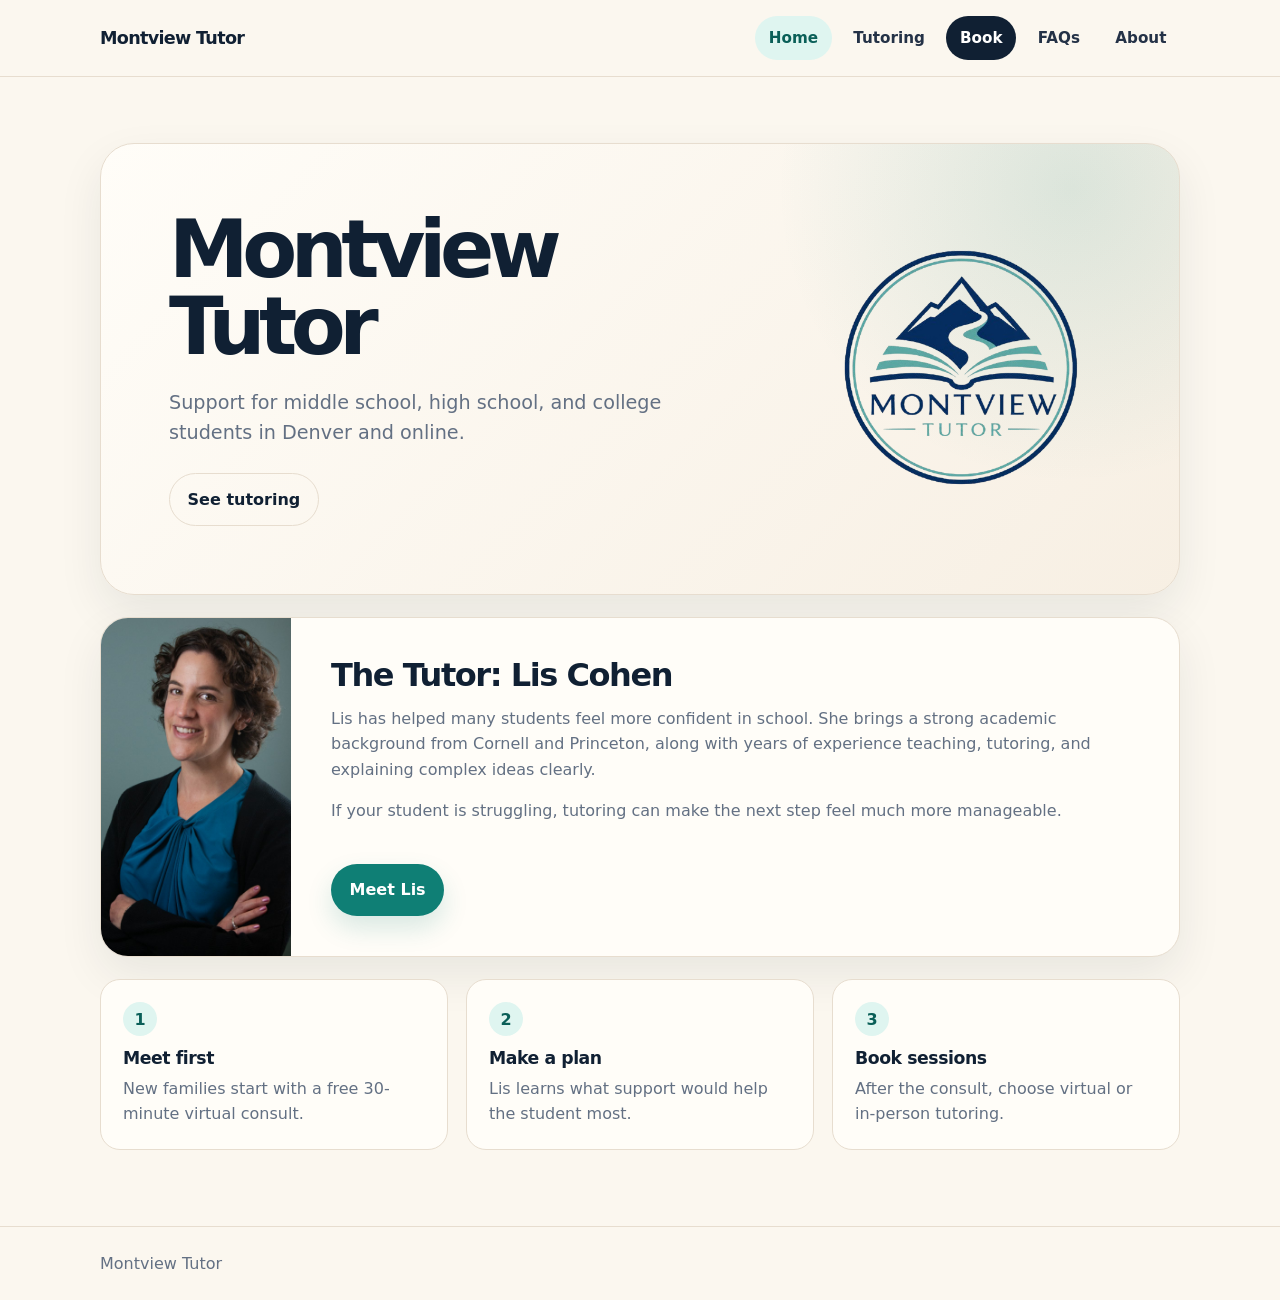
<file: index.html>
<!DOCTYPE html>
<html lang="en">
<head>
  <meta charset="UTF-8" />
  <meta name="viewport" content="width=device-width, initial-scale=1.0" />

  <title>Montview Tutor</title>
  <meta name="description" content="Clear, practical tutoring in Denver and online with Lis Cohen." />

  <link rel="stylesheet" href="styles.css?v=16" />
</head>
<body>
  <header class="site-header">
    <div class="container header-bar">
      <a class="brand" href="/tutor/">Montview Tutor</a>

      <nav class="nav" aria-label="Main navigation">
        <a class="active" href="/tutor/" aria-current="page">Home</a>
        <a href="tutoring.html">Tutoring</a>
        <a class="nav-button" href="schedule.html">Book</a>
        <a href="faq.html">FAQs</a>
        <a href="about.html">About</a>
      </nav>
    </div>
  </header>

  <main class="home">
    <div class="container">
      <section class="hero hero-with-logo">
  <div class="hero-copy">
    <h1>Montview Tutor</h1>

    <p>
      Support for middle school, high school, and college students in Denver and online.
    </p>

    <div class="button-row">
      <a class="button secondary" href="tutoring.html">See tutoring</a>
    </div>
  </div>

  <div class="hero-logo-wrap">
    <img src="logo.png" alt="Montview Tutor logo" />
  </div>
</section>

      <section class="lis-highlight">
        <div class="lis-highlight-photo">
          <img src="lis3.jpg" alt="Portrait of Lis Cohen" />
        </div>

        <div class="lis-highlight-copy">
          <h2>The Tutor: Lis Cohen</h2>

          <p>
            Lis has helped many students feel more confident in school. She brings a strong academic background from Cornell and Princeton, along with years of experience teaching, tutoring, and explaining complex ideas clearly.
          </p>

          <p>
            If your student is struggling, tutoring can make the next step feel much more manageable.
          </p>

          <div class="button-row">
            <a class="button" href="about.html">Meet Lis</a>
          </div>
        </div>
      </section>

      <section class="steps grid three" aria-label="How tutoring starts">
        <article class="simple-card">
          <span class="step-number">1</span>
          <h3>Meet first</h3>
          <p>New families start with a free 30-minute virtual consult.</p>
        </article>

        <article class="simple-card">
          <span class="step-number">2</span>
          <h3>Make a plan</h3>
          <p>Lis learns what support would help the student most.</p>
        </article>

        <article class="simple-card">
          <span class="step-number">3</span>
          <h3>Book sessions</h3>
          <p>After the consult, choose virtual or in-person tutoring.</p>
        </article>
      </section>
    </div>
  </main>

  <footer class="site-footer">
    <div class="container footer-bar">
      <span>Montview Tutor</span>
    </div>
  </footer>
</body>
</html>
</file>
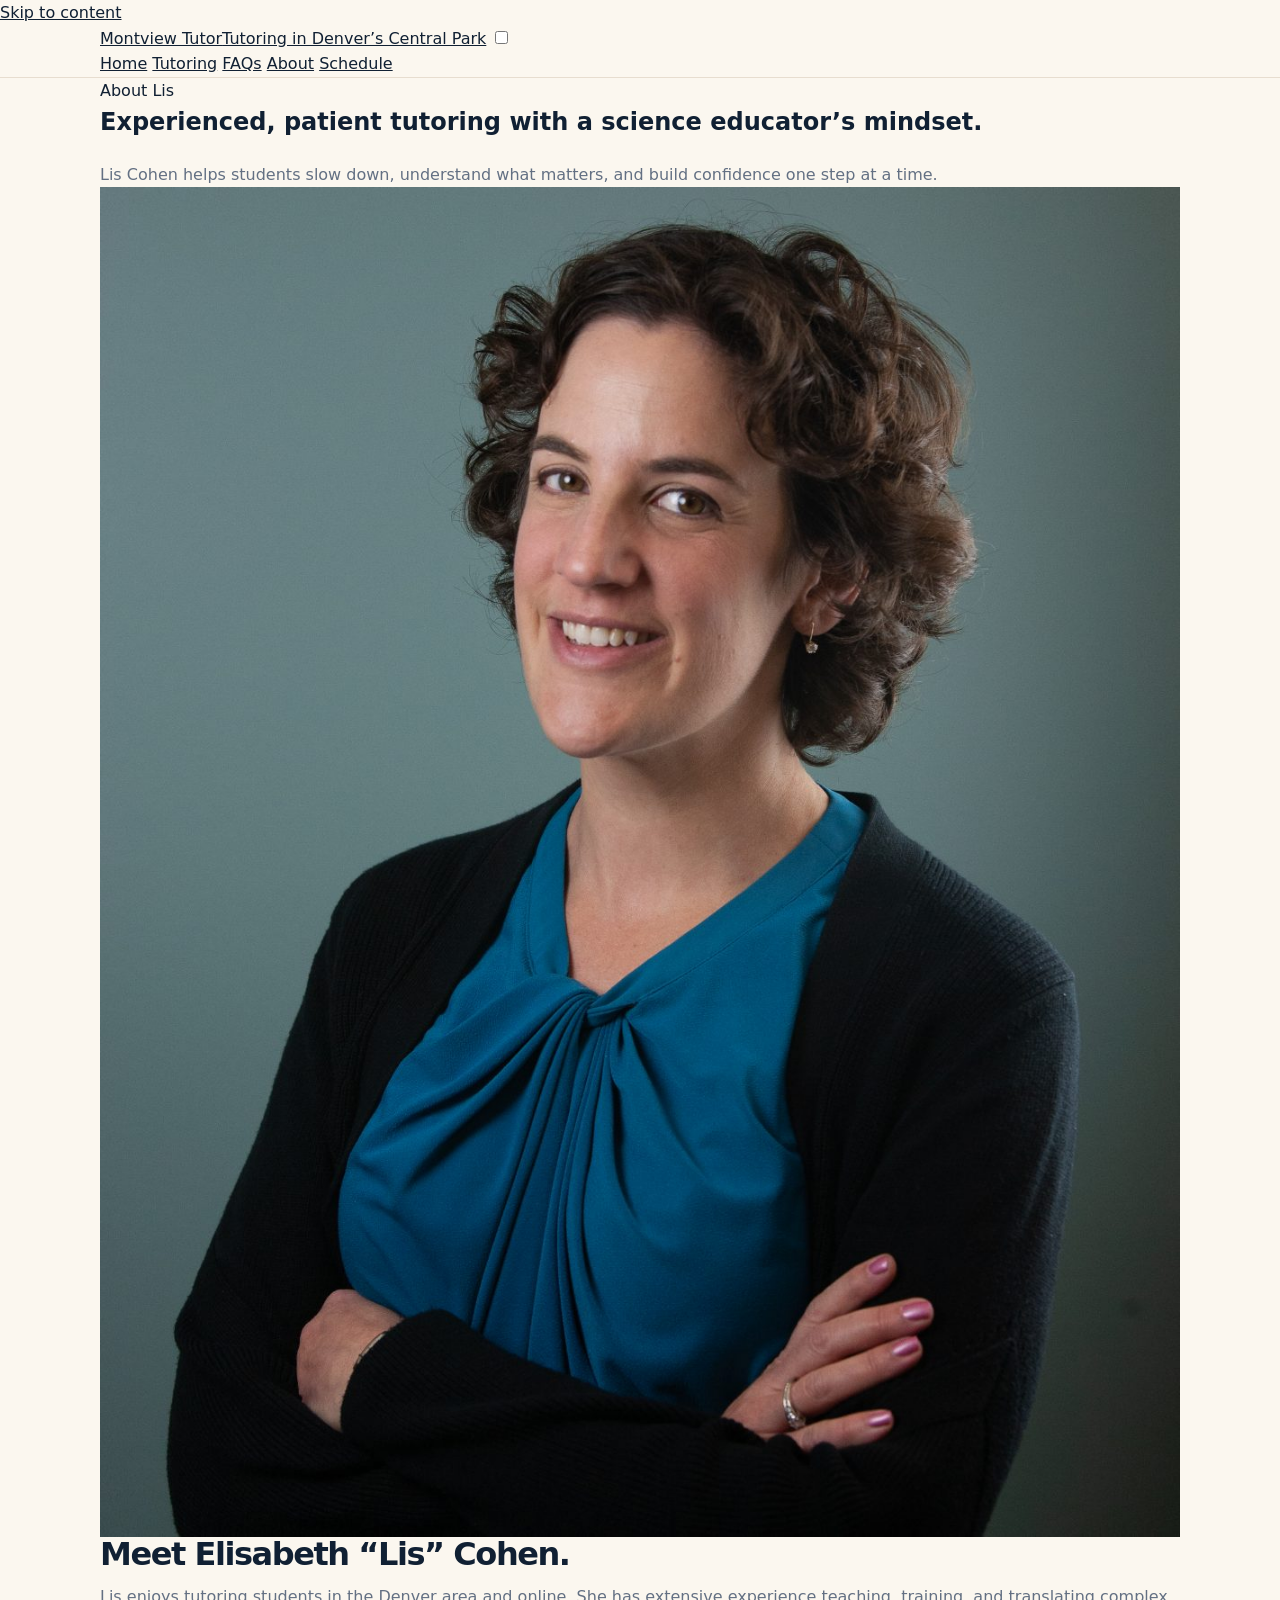
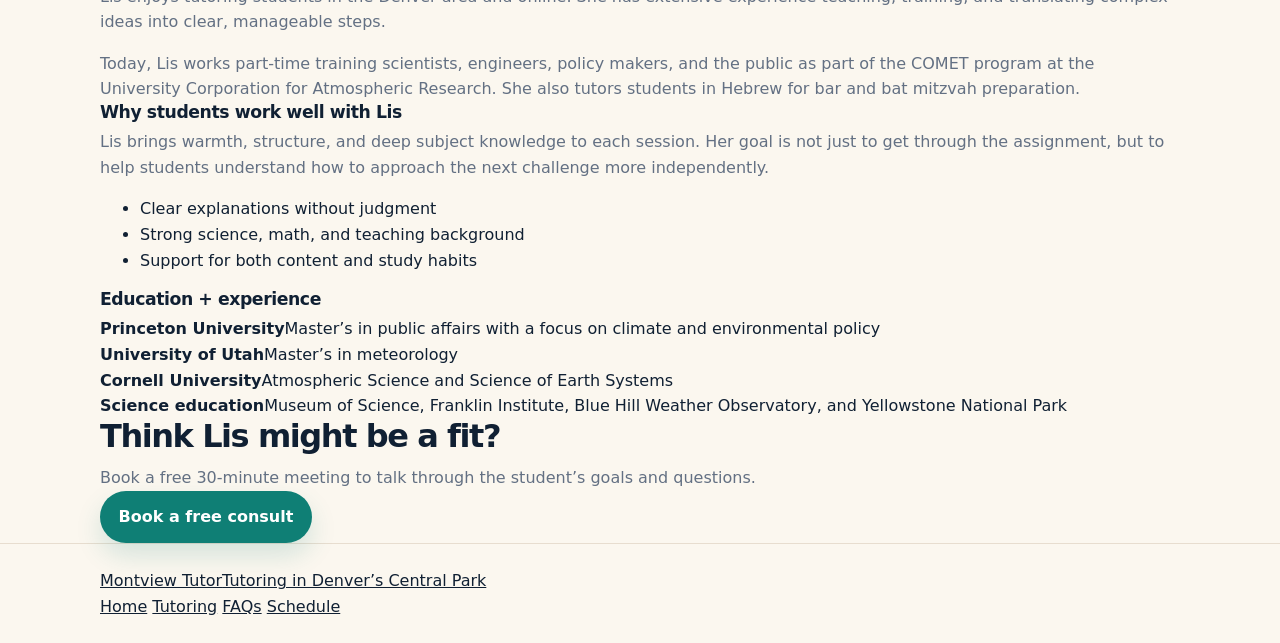
<file: about(2).html>
<!doctype html>
<html lang="en">
<head>
  <meta charset="utf-8">
  <meta name="viewport" content="width=device-width, initial-scale=1">
  <meta name="description" content="Meet Lis Cohen, Montview Tutor in Denver’s Central Park.">
  <title>About Lis | Montview Tutor</title>
  <link rel="stylesheet" href="styles.css">
</head>
<body>
  <a class="skip-link" href="#main">Skip to content</a>

  <header class="site-header">
    <div class="container nav-shell">
      <a class="logo" href="index.html" aria-label="Montview Tutor home">Montview Tutor<span>Tutoring in Denver’s Central Park</span></a>
      <input class="nav-toggle" type="checkbox" id="nav-toggle" aria-label="Toggle navigation">
      <label class="nav-toggle-label" for="nav-toggle"><span></span></label>
      <nav class="nav-menu" aria-label="Main navigation">
        <a href="index.html">Home</a>
        <a href="tutoring.html">Tutoring</a>
        <a href="faq.html">FAQs</a>
        <a href="about.html" aria-current="page">About</a>
        <a class="nav-cta" href="schedule.html">Schedule</a>
      </nav>
    </div>
  </header>

  <main id="main">
    <section class="page-hero">
      <div class="container">
        <span class="eyebrow">About Lis</span>
        <h1>Experienced, patient tutoring with a science educator’s mindset.</h1>
        <p class="lede">Lis Cohen helps students slow down, understand what matters, and build confidence one step at a time.</p>
      </div>
    </section>

    <section class="section-tight">
      <div class="container bio-layout">
        <div class="bio-image">
          <img src="lis3.jpg" alt="Lis Cohen smiling with arms crossed">
        </div>

        <div>
          <article class="bio-card">
            <h2>Meet Elisabeth “Lis” Cohen.</h2>
            <p>Lis enjoys tutoring students in the Denver area and online. She has extensive experience teaching, training, and translating complex ideas into clear, manageable steps.</p>
            <p>Today, Lis works part-time training scientists, engineers, policy makers, and the public as part of the COMET program at the University Corporation for Atmospheric Research. She also tutors students in Hebrew for bar and bat mitzvah preparation.</p>
          </article>

          <article class="bio-card">
            <h3>Why students work well with Lis</h3>
            <p>Lis brings warmth, structure, and deep subject knowledge to each session. Her goal is not just to get through the assignment, but to help students understand how to approach the next challenge more independently.</p>
            <ul class="check-list">
              <li>Clear explanations without judgment</li>
              <li>Strong science, math, and teaching background</li>
              <li>Support for both content and study habits</li>
            </ul>
          </article>

          <article class="bio-card">
            <h3>Education + experience</h3>
            <div class="credentials">
              <div class="credential"><strong>Princeton University</strong><span>Master’s in public affairs with a focus on climate and environmental policy</span></div>
              <div class="credential"><strong>University of Utah</strong><span>Master’s in meteorology</span></div>
              <div class="credential"><strong>Cornell University</strong><span>Atmospheric Science and Science of Earth Systems</span></div>
              <div class="credential"><strong>Science education</strong><span>Museum of Science, Franklin Institute, Blue Hill Weather Observatory, and Yellowstone National Park</span></div>
            </div>
          </article>

          <div class="cta-panel">
            <div>
              <h2>Think Lis might be a fit?</h2>
              <p>Book a free 30-minute meeting to talk through the student’s goals and questions.</p>
            </div>
            <a class="button" href="schedule.html#consult">Book a free consult</a>
          </div>
        </div>
      </div>
    </section>
  </main>

  <footer class="site-footer">
    <div class="container footer-inner">
      <a class="logo" href="index.html">Montview Tutor<span>Tutoring in Denver’s Central Park</span></a>
      <div class="footer-links">
        <a href="index.html">Home</a>
        <a href="tutoring.html">Tutoring</a>
        <a href="faq.html">FAQs</a>
        <a href="schedule.html">Schedule</a>
      </div>
    </div>
  </footer>
</body>
</html>
</file>
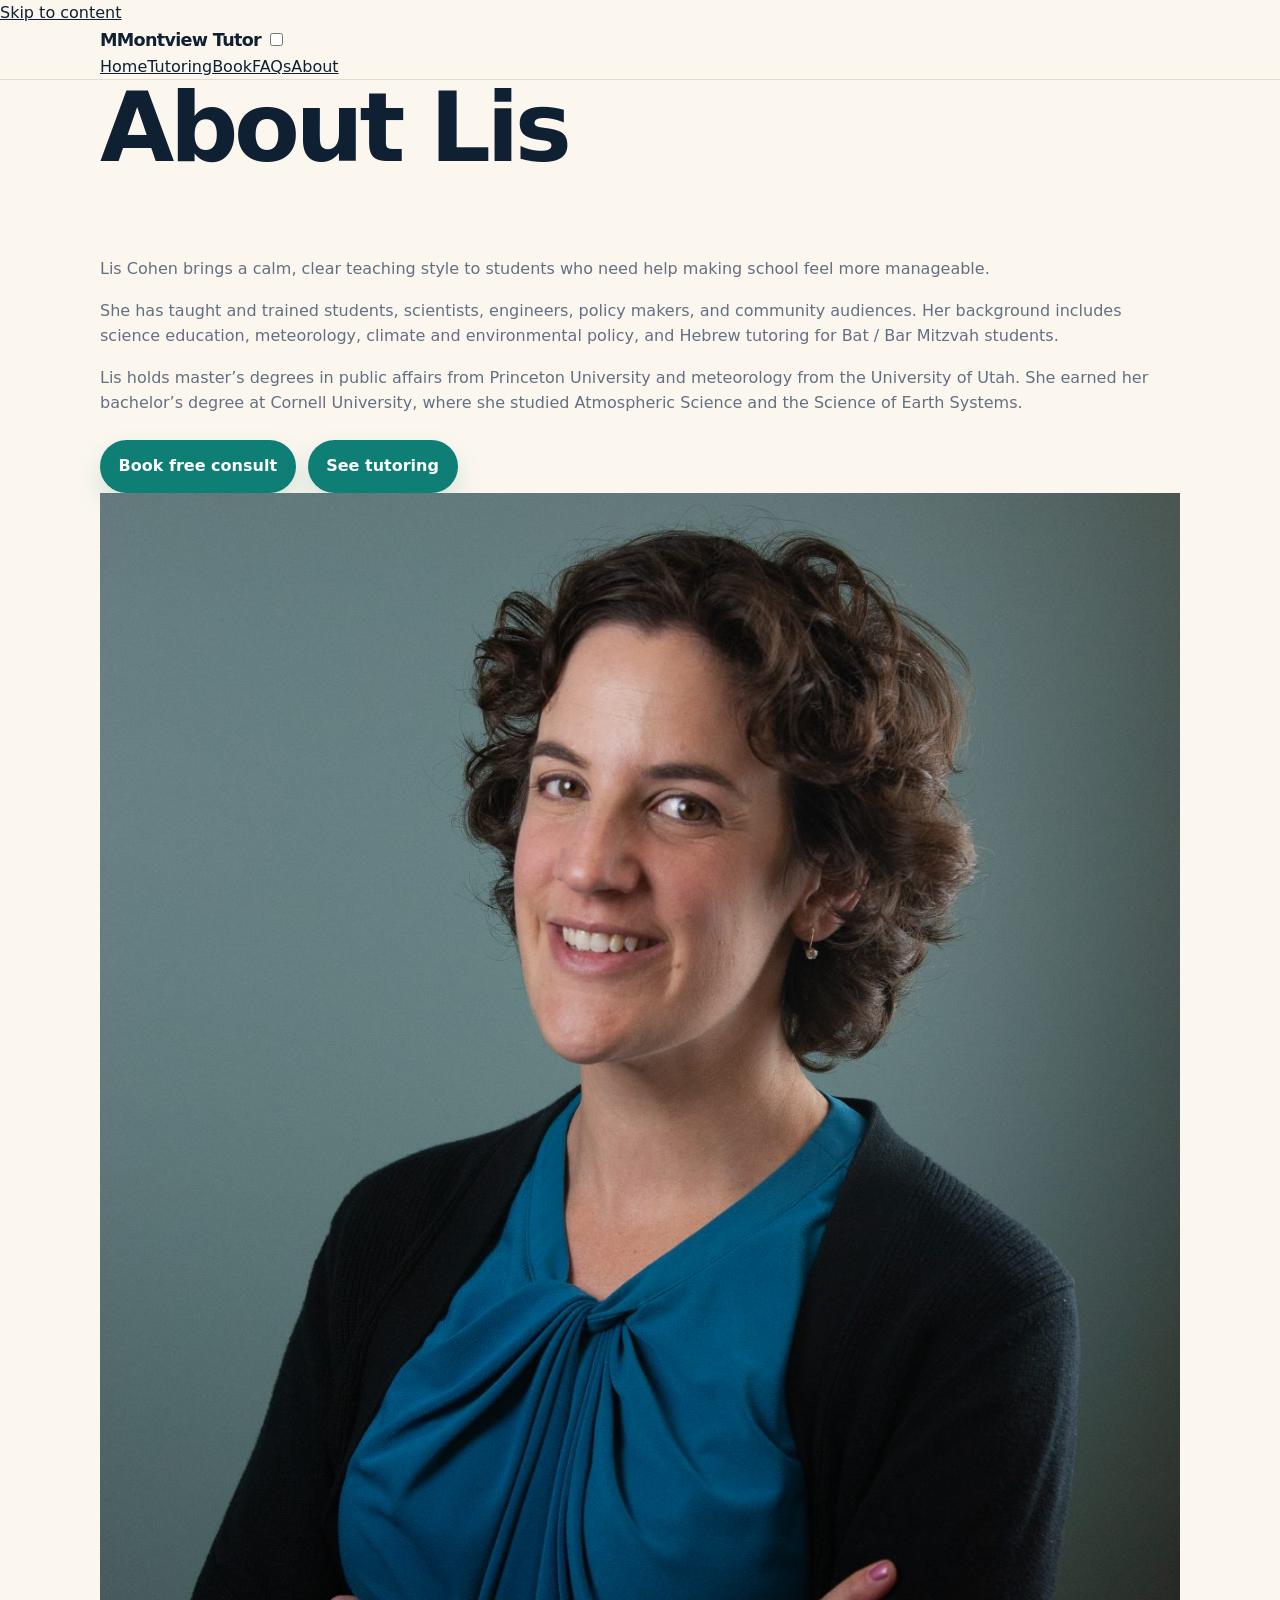
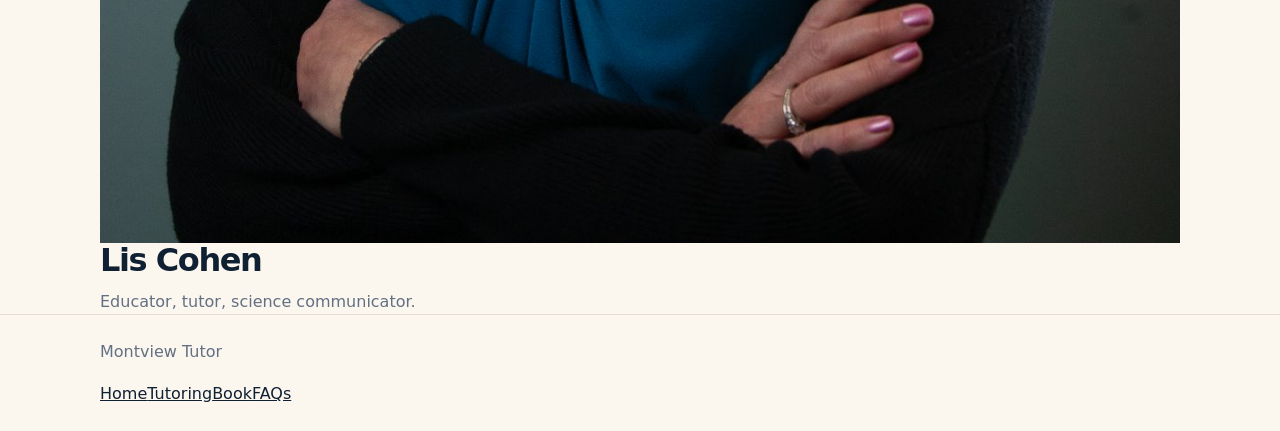
<file: about(3).html>
<!doctype html>
<html lang="en">
<head>
  <meta charset="utf-8">
  <meta name="viewport" content="width=device-width, initial-scale=1">
  <meta name="description" content="Meet Lis Cohen of Montview Tutor.">
  <title>Montview Tutor | About</title>
  <link rel="stylesheet" href="styles.css">
</head>
<body>
  <a class="skip-link" href="#main">Skip to content</a>
  <header class="site-header">
    <div class="container nav-wrap">
      <a class="brand" href="index.html" aria-label="Montview Tutor home"><span class="brand-mark">M</span><span>Montview Tutor</span></a>
      <input class="nav-toggle" type="checkbox" id="nav-toggle" aria-label="Open navigation">
      <label class="nav-button" for="nav-toggle"><span></span></label>
      <nav class="nav-menu" aria-label="Main navigation">
        <a href="index.html">Home</a><a href="tutoring.html">Tutoring</a><a href="schedule.html">Book</a><a href="faq.html">FAQs</a><a href="about.html" aria-current="page">About</a>
      </nav>
    </div>
  </header>

  <main id="main" class="page-main">
    <section class="page-title"><div class="container"><h1>About Lis</h1></div></section>

    <section class="section first-section">
      <div class="container about-layout">
        <div class="about-copy">
          <p class="lead-copy">Lis Cohen brings a calm, clear teaching style to students who need help making school feel more manageable.</p>
          <p>She has taught and trained students, scientists, engineers, policy makers, and community audiences. Her background includes science education, meteorology, climate and environmental policy, and Hebrew tutoring for Bat / Bar Mitzvah students.</p>
          <p>Lis holds master’s degrees in public affairs from Princeton University and meteorology from the University of Utah. She earned her bachelor’s degree at Cornell University, where she studied Atmospheric Science and the Science of Earth Systems.</p>
          <div class="button-row"><a class="button primary" href="schedule.html#consult">Book free consult</a><a class="button ghost" href="tutoring.html">See tutoring</a></div>
        </div>
        <aside class="profile-card"><img src="lis3.jpg" alt="Lis Cohen smiling in a professional portrait"><div><h2>Lis Cohen</h2><p>Educator, tutor, science communicator.</p></div></aside>
      </div>
    </section>
  </main>

  <footer class="site-footer"><div class="container footer-wrap"><p>Montview Tutor</p><nav aria-label="Footer navigation"><a href="index.html">Home</a><a href="tutoring.html">Tutoring</a><a href="schedule.html">Book</a><a href="faq.html">FAQs</a></nav></div></footer>
</body>
</html>
</file>
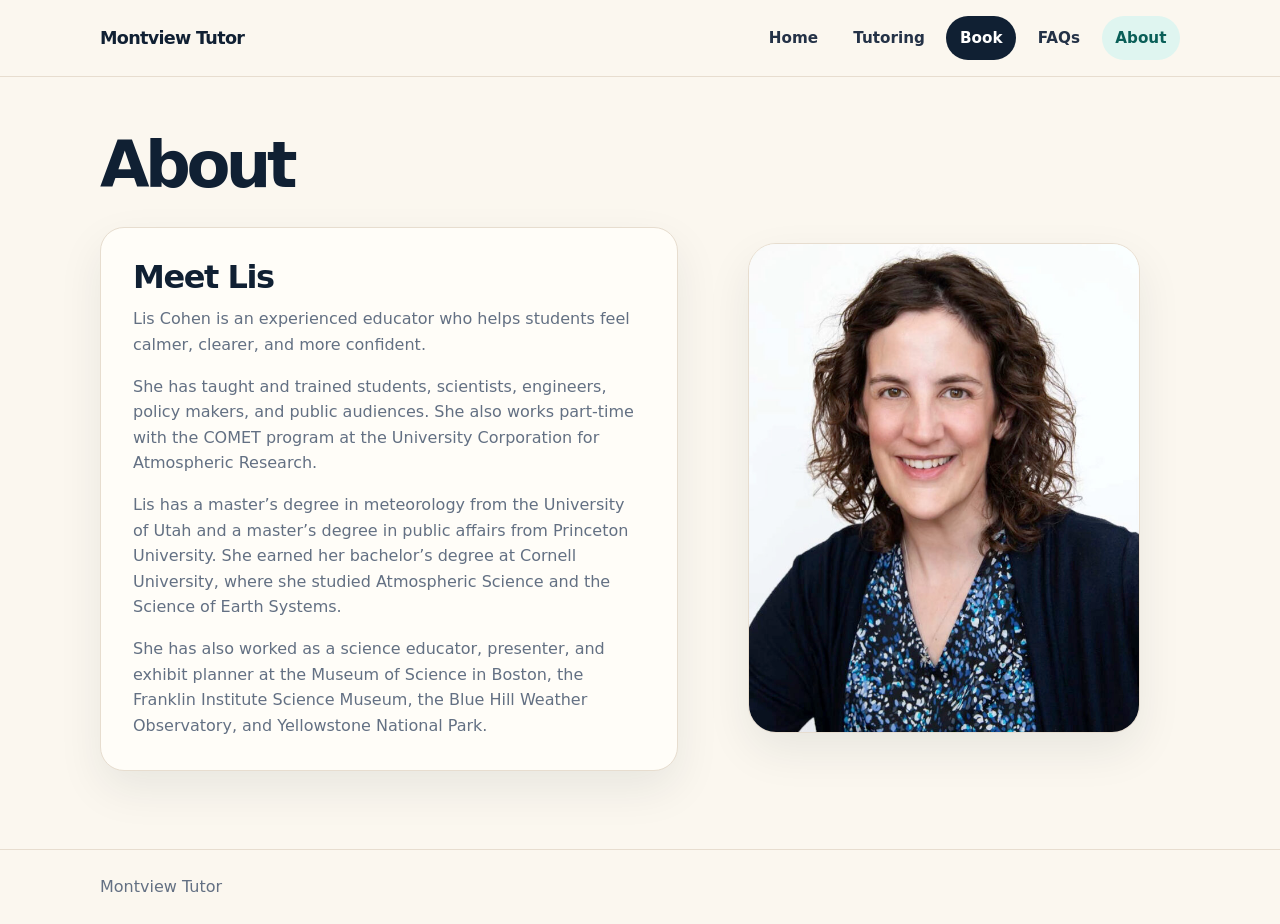
<file: about.html>
<!DOCTYPE html>
<html lang="en">
<head>
  <meta charset="UTF-8" />
  <meta name="viewport" content="width=device-width, initial-scale=1.0" />

  <title>About | Montview Tutor</title>
  <meta name="description" content="Meet Lis Cohen, educator and tutor behind Montview Tutor." />

  <link rel="stylesheet" href="styles.css?v=10" />
</head>
<body>
  <header class="site-header">
    <div class="container header-bar">
      <a class="brand" href="/tutor/">Montview Tutor</a>

      <nav class="nav" aria-label="Main navigation">
        <a href="/tutor/">Home</a>
        <a href="tutoring.html">Tutoring</a>
        <a class="nav-button" href="schedule.html">Book</a>
        <a href="faq.html">FAQs</a>
        <a class="active" href="about.html" aria-current="page">About</a>
      </nav>
    </div>
  </header>

  <main class="page">
    <div class="container">
      <h1 class="page-title">About</h1>

      <section class="about-grid">
        <article class="card">
          <h2>Meet Lis</h2>

          <p>
            Lis Cohen is an experienced educator who helps students feel calmer, clearer, and more confident.
          </p>

          <p>
            She has taught and trained students, scientists, engineers, policy makers, and public audiences. She also works part-time with the COMET program at the University Corporation for Atmospheric Research.
          </p>

          <p>
            Lis has a master’s degree in meteorology from the University of Utah and a master’s degree in public affairs from Princeton University. She earned her bachelor’s degree at Cornell University, where she studied Atmospheric Science and the Science of Earth Systems.
          </p>

          <p>
            She has also worked as a science educator, presenter, and exhibit planner at the Museum of Science in Boston, the Franklin Institute Science Museum, the Blue Hill Weather Observatory, and Yellowstone National Park.
          </p>

        </article>

        <figure class="portrait">
          <img src="lis(3).jpg" alt="Portrait of Lis Cohen" />
        </figure>
      </section>
    </div>
  </main>

  <footer class="site-footer">
    <div class="container footer-bar">
      <span>Montview Tutor</span>
    </div>
  </footer>
</body>
</html>
</file>
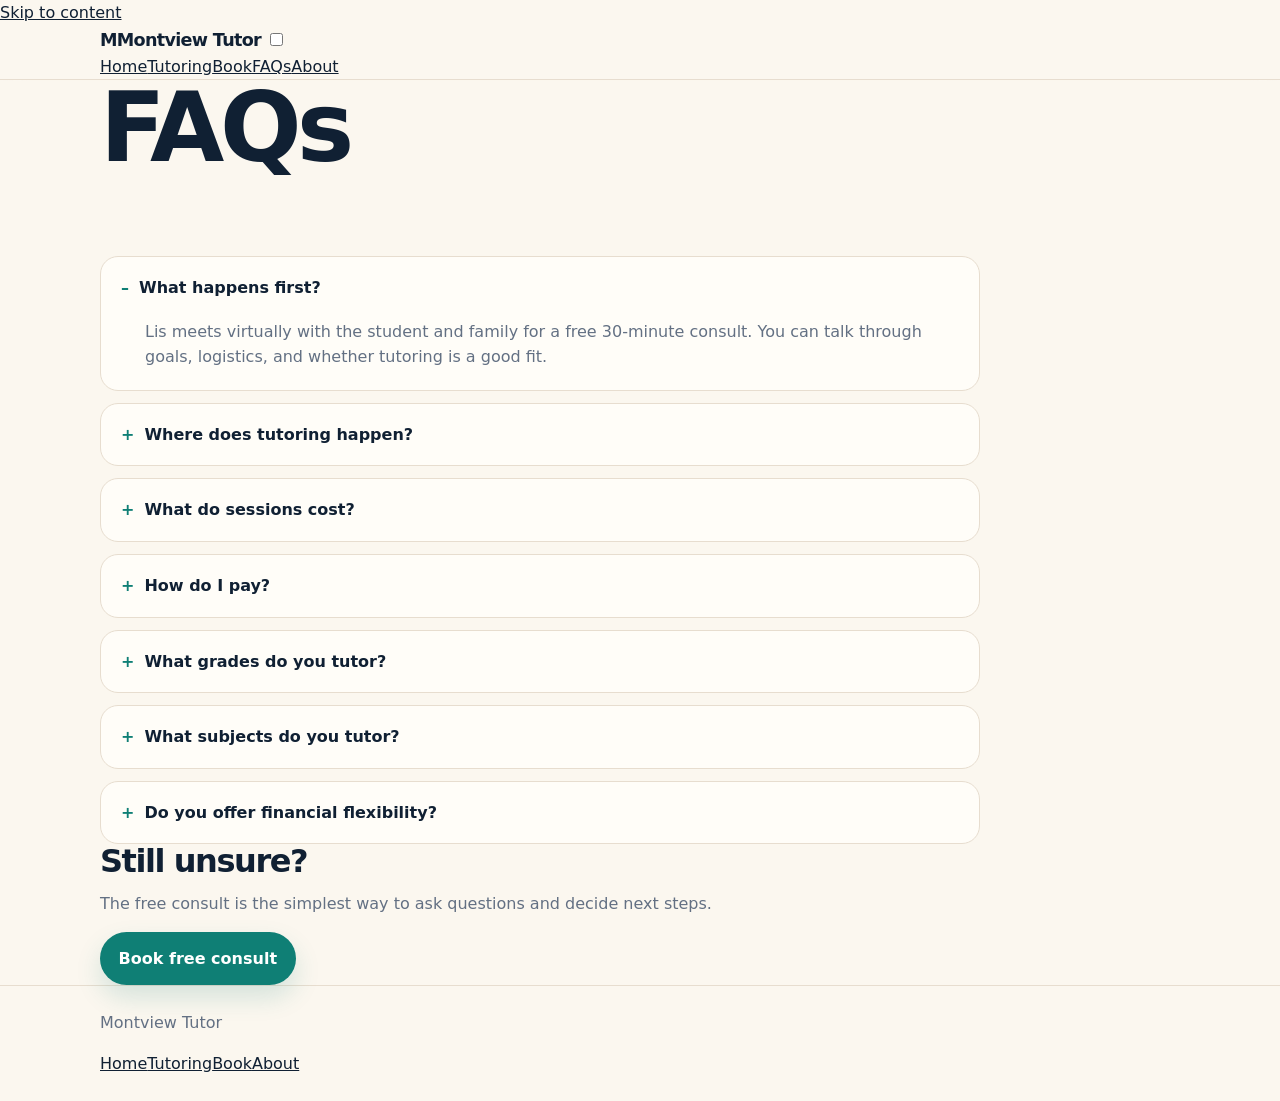
<file: faq(1).html>
<!doctype html>
<html lang="en">
<head>
  <meta charset="utf-8">
  <meta name="viewport" content="width=device-width, initial-scale=1">
  <meta name="description" content="Frequently asked questions for Montview Tutor.">
  <title>Montview Tutor | FAQs</title>
  <link rel="stylesheet" href="styles.css">
</head>
<body>
  <a class="skip-link" href="#main">Skip to content</a>
  <header class="site-header">
    <div class="container nav-wrap">
      <a class="brand" href="index.html" aria-label="Montview Tutor home"><span class="brand-mark">M</span><span>Montview Tutor</span></a>
      <input class="nav-toggle" type="checkbox" id="nav-toggle" aria-label="Open navigation">
      <label class="nav-button" for="nav-toggle"><span></span></label>
      <nav class="nav-menu" aria-label="Main navigation">
        <a href="index.html">Home</a><a href="tutoring.html">Tutoring</a><a href="schedule.html">Book</a><a href="faq.html" aria-current="page">FAQs</a><a href="about.html">About</a>
      </nav>
    </div>
  </header>

  <main id="main" class="page-main">
    <section class="page-title"><div class="container"><h1>FAQs</h1></div></section>

    <section class="section first-section">
      <div class="container faq-layout">
        <div class="faq-list">
          <details open><summary>What happens first?</summary><p>Lis meets virtually with the student and family for a free 30-minute consult. You can talk through goals, logistics, and whether tutoring is a good fit.</p></details>
          <details><summary>Where does tutoring happen?</summary><p>Students can meet online or in person in Lis’s tutoring space.</p></details>
          <details><summary>What do sessions cost?</summary><p>Virtual sessions are $90. In-person sessions are $100. Sessions are 55 minutes.</p></details>
          <details><summary>How do I pay?</summary><p>Families pay when scheduling a tutoring session.</p></details>
          <details><summary>What grades do you tutor?</summary><p>Sixth grade and up, including high school and college intro courses.</p></details>
          <details><summary>What subjects do you tutor?</summary><p>Math, physics, AP Earth Science, study skills, organization, Hebrew, and Bat / Bar Mitzvah preparation.</p></details>
          <details><summary>Do you offer financial flexibility?</summary><p>Yes. A limited number of low- or no-cost spots may be available for families who need support.</p></details>
        </div>
        <aside class="quiet-panel small-panel"><h2>Still unsure?</h2><p>The free consult is the simplest way to ask questions and decide next steps.</p><a class="button primary" href="schedule.html#consult">Book free consult</a></aside>
      </div>
    </section>
  </main>

  <footer class="site-footer"><div class="container footer-wrap"><p>Montview Tutor</p><nav aria-label="Footer navigation"><a href="index.html">Home</a><a href="tutoring.html">Tutoring</a><a href="schedule.html">Book</a><a href="about.html">About</a></nav></div></footer>
</body>
</html>
</file>
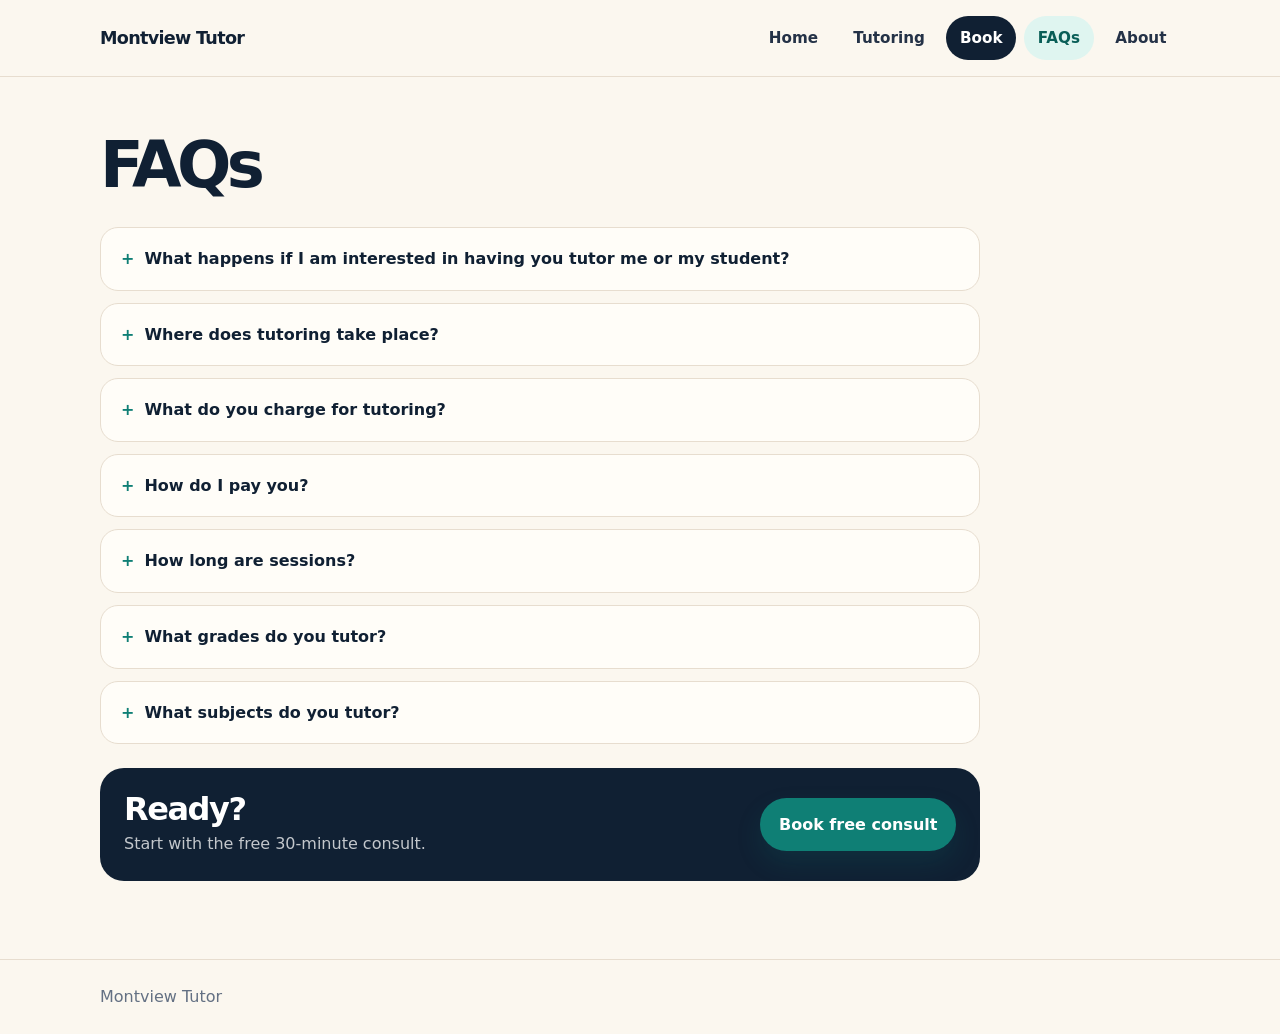
<file: faq.html>
<!DOCTYPE html>
<html lang="en">
<head>
  <meta charset="UTF-8" />
  <meta name="viewport" content="width=device-width, initial-scale=1.0" />

  <title>FAQs | Montview Tutor</title>
  <meta name="description" content="Frequently asked questions about tutoring with Montview Tutor." />

  <link rel="stylesheet" href="styles.css?v=10" />
</head>
<body>
  <header class="site-header">
    <div class="container header-bar">
      <a class="brand" href="/tutor/">Montview Tutor</a>

      <nav class="nav" aria-label="Main navigation">
        <a href="/tutor/">Home</a>
        <a href="tutoring.html">Tutoring</a>
        <a class="nav-button" href="schedule.html">Book</a>
        <a class="active" href="faq.html" aria-current="page">FAQs</a>
        <a href="about.html">About</a>
      </nav>
    </div>
  </header>

  <main class="page">
    <div class="container">
      <h1 class="page-title">FAQs</h1>

      <section class="faq-list">
        <details>
          <summary>What happens if I am interested in having you tutor me or my student?</summary>
          <p>
            I have a free virtual meeting with you and your student (if the person is a minor) and we see if we are a good fit. This session is usually less than an hour long. We go over what to expect with tutoring. This session is free and no commitment is necessary at this meeting.
          </p>
        </details>

        <details>
          <summary>Where does tutoring take place?</summary>
          <p>
            Tutoring is available online or in person in Lis’ tutoring space.
          </p>
        </details>

        <details>
          <summary>What do you charge for tutoring?</summary>
          <p>
            It depends – I charge $100/session for in-person tutoring and $90/session for virtual tutoring, but if your family is struggling financially, I hold a few spots at low or no cost for students- please let me know.
          </p>
        </details>

        <details>
          <summary>How do I pay you?</summary>
          <p>
            Families pay via PayPal when you schedule a tutoring session.
          </p>
        </details>

        <details>
          <summary>How long are sessions?</summary>
          <p>
            Tutoring sessions are 55 minutes.
          </p>
        </details>

        <details>
          <summary>What grades do you tutor?</summary>
          <p>
            Sixth grade and up.
          </p>
        </details>

        <details>
          <summary>What subjects do you tutor?</summary>
          <p>
            Organizational Skills/Study Skills, Physics, AP Earth Sciences, Math (8th grade to college intro),* English, and Hebrew for Bar and Bat Mitzvahs.

            *Math levels include – Integrated Math 1, Integrated Math 2, Integrated Math 3, Algebra 1, Geometry, Algebra 2
          </p>
        </details>

      </section>

      <section class="cta">
        <div>
          <h2>Ready?</h2>
          <p>Start with the free 30-minute consult.</p>
        </div>

        <a class="button" href="schedule.html">Book free consult</a>
      </section>
    </div>
  </main>

  <footer class="site-footer">
    <div class="container footer-bar">
      <span>Montview Tutor</span>
    </div>
  </footer>
</body>
</html>
</file>
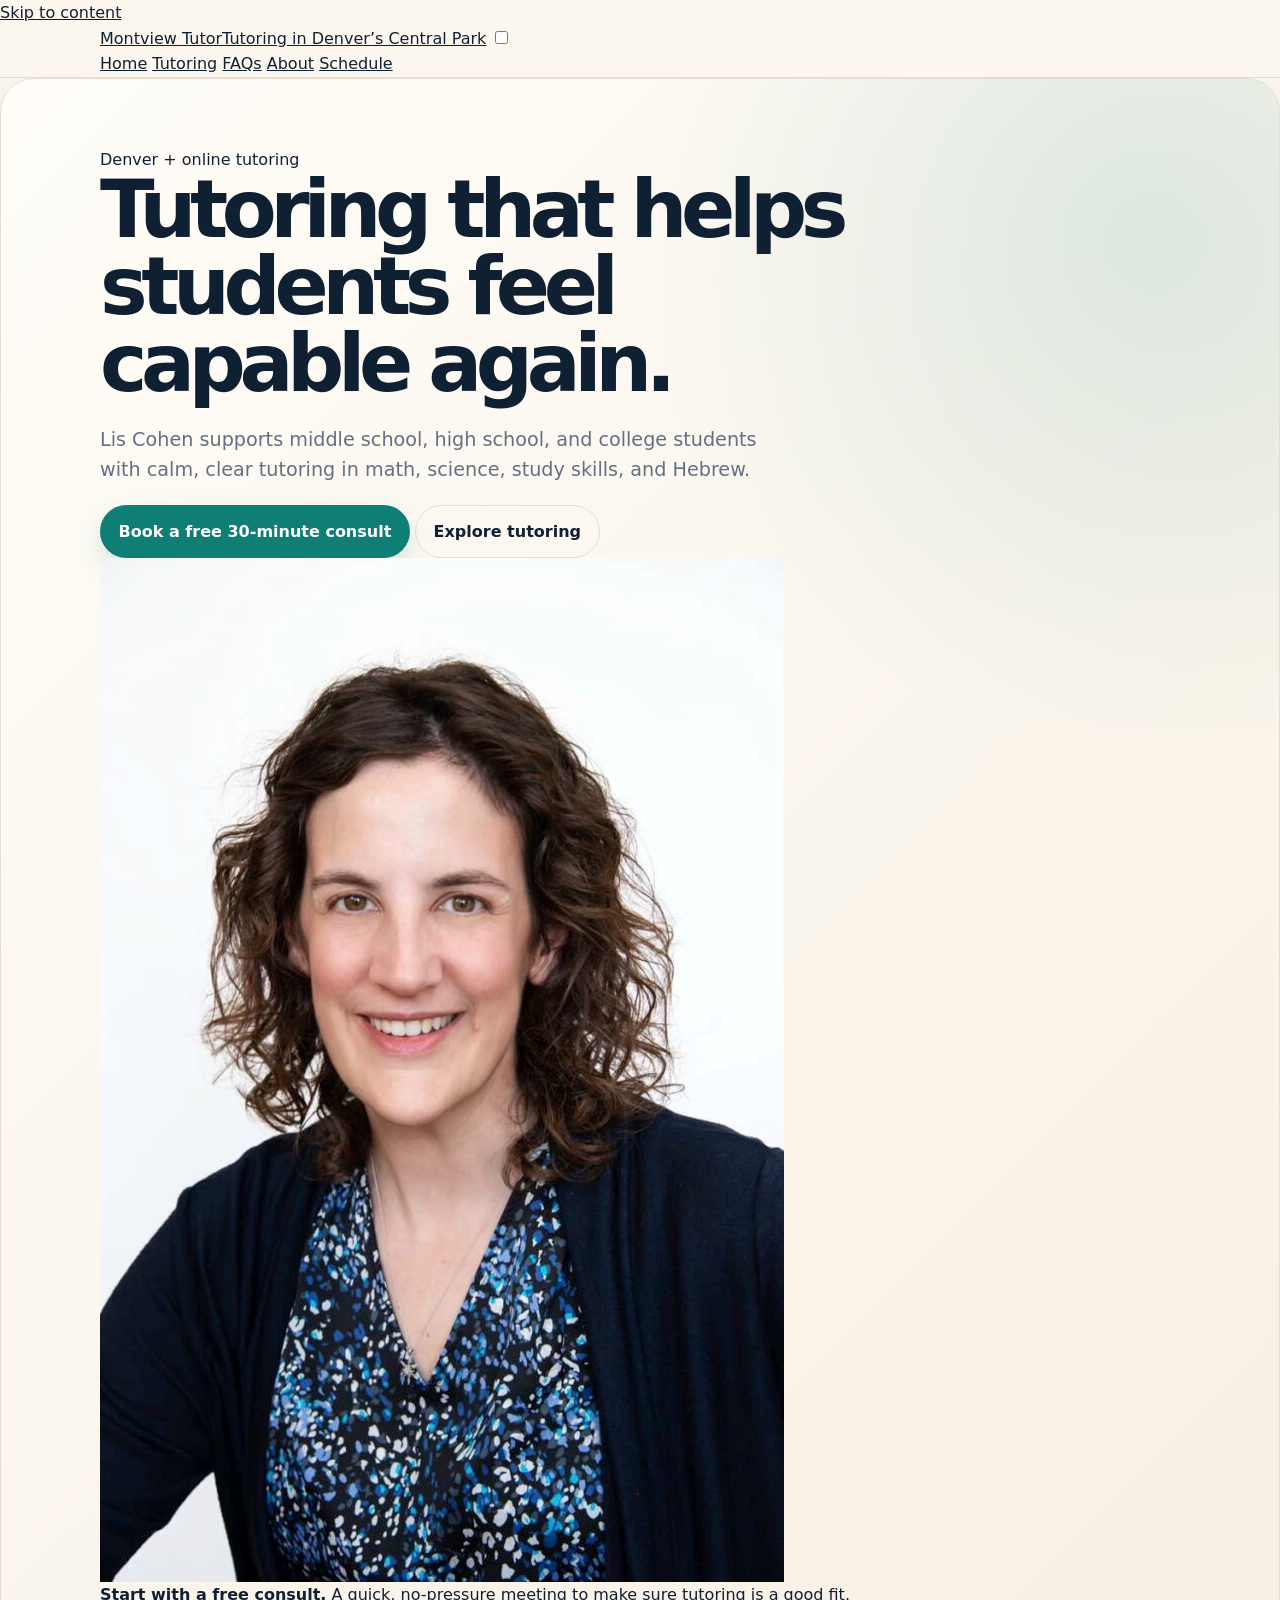
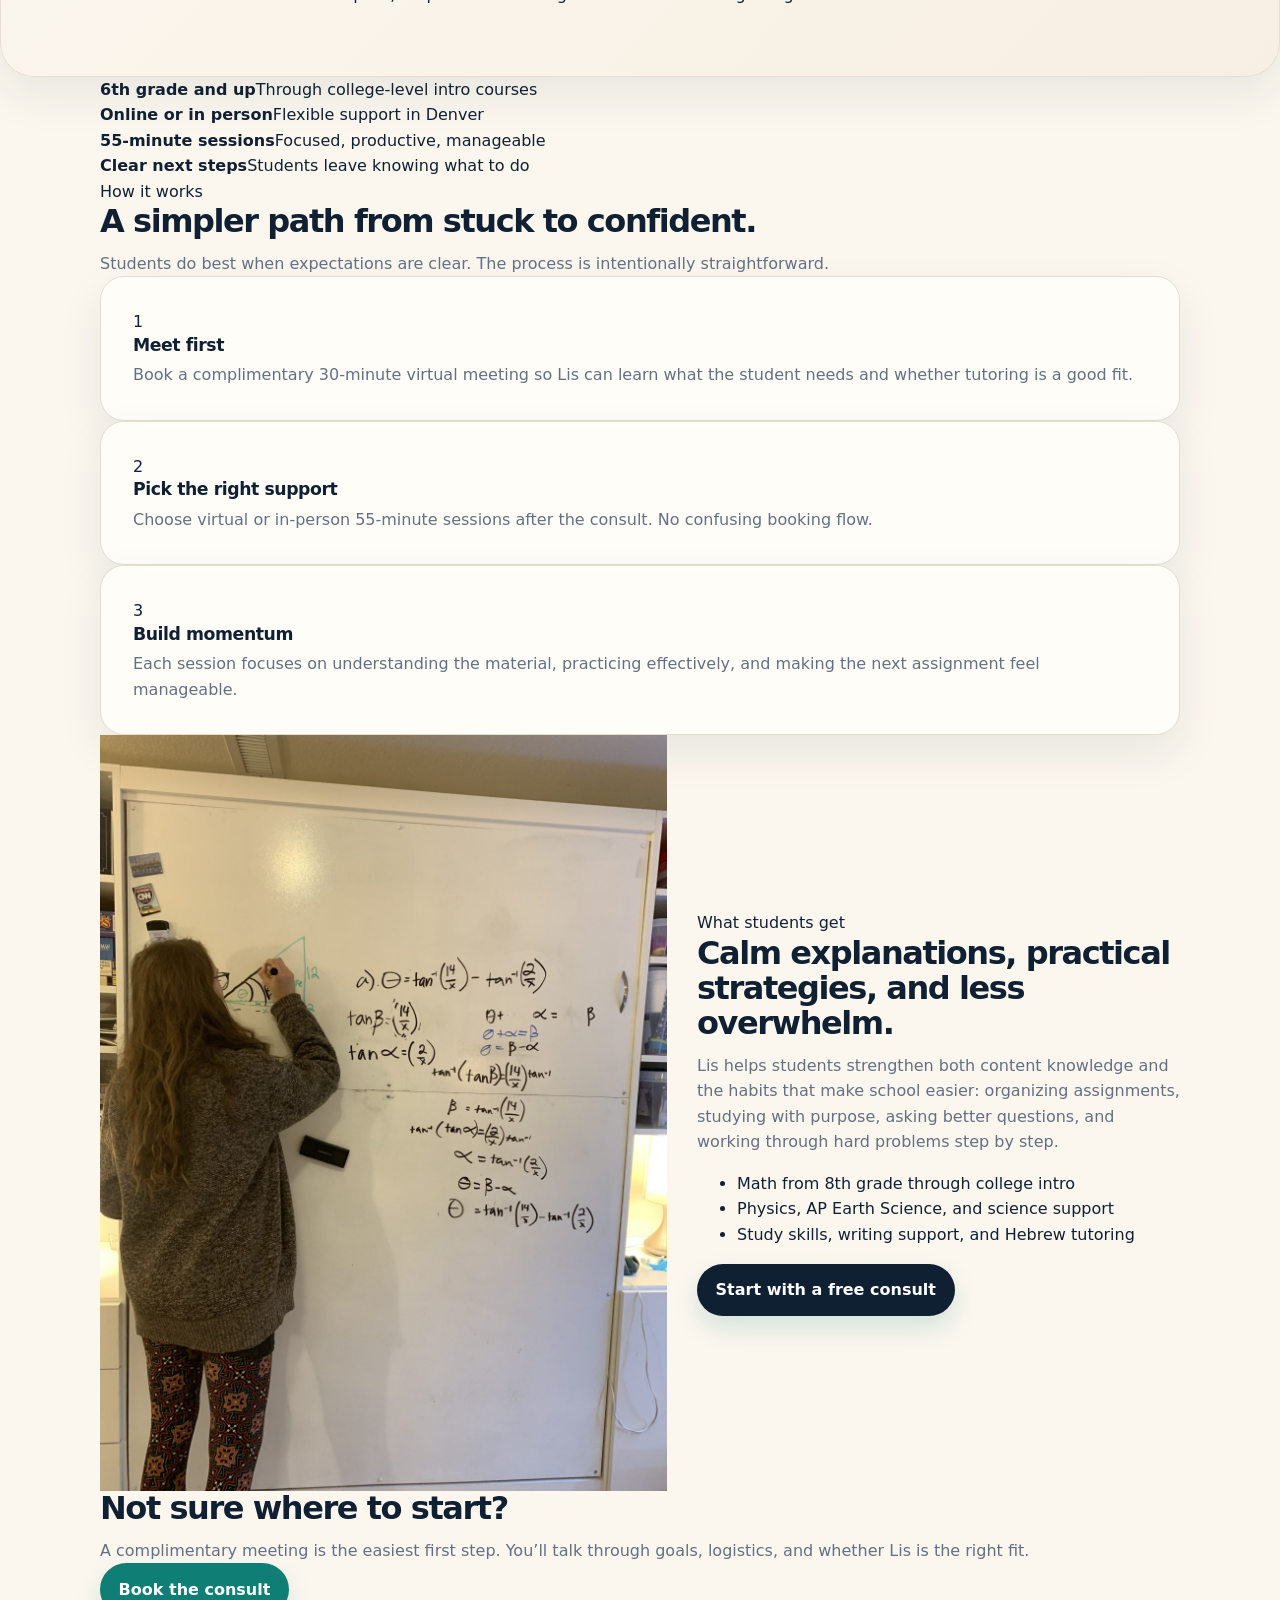
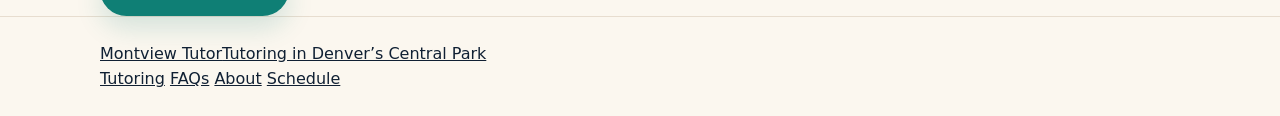
<file: index(4).html>
<!doctype html>
<html lang="en">
<head>
  <meta charset="utf-8">
  <meta name="viewport" content="width=device-width, initial-scale=1">
  <meta name="description" content="Montview Tutor offers personalized tutoring for middle school, high school, and college students in Denver and online.">
  <title>Montview Tutor | Denver + Online Tutoring</title>
  <link rel="stylesheet" href="styles.css">
</head>
<body>
  <a class="skip-link" href="#main">Skip to content</a>

  <header class="site-header">
    <div class="container nav-shell">
      <a class="logo" href="index.html" aria-label="Montview Tutor home">Montview Tutor<span>Tutoring in Denver’s Central Park</span></a>
      <input class="nav-toggle" type="checkbox" id="nav-toggle" aria-label="Toggle navigation">
      <label class="nav-toggle-label" for="nav-toggle"><span></span></label>
      <nav class="nav-menu" aria-label="Main navigation">
        <a href="index.html" aria-current="page">Home</a>
        <a href="tutoring.html">Tutoring</a>
        <a href="faq.html">FAQs</a>
        <a href="about.html">About</a>
        <a class="nav-cta" href="schedule.html">Schedule</a>
      </nav>
    </div>
  </header>

  <main id="main">
    <section class="hero">
      <div class="container hero-grid">
        <div class="hero-copy">
          <span class="eyebrow">Denver + online tutoring</span>
          <h1>Tutoring that helps students feel capable again.</h1>
          <p class="lede">Lis Cohen supports middle school, high school, and college students with calm, clear tutoring in math, science, study skills, and Hebrew.</p>
          <div class="cta-row">
            <a class="button" href="schedule.html#consult">Book a free 30-minute consult</a>
            <a class="button secondary" href="tutoring.html">Explore tutoring</a>
          </div>
        </div>
        <div class="hero-card" aria-label="Portrait of Lis Cohen">
          <div class="portrait-card">
            <img src="lis(3).jpg" alt="Lis Cohen smiling in a professional headshot">
          </div>
          <div class="floating-note">
            <strong>Start with a free consult.</strong>
            <span>A quick, no-pressure meeting to make sure tutoring is a good fit.</span>
          </div>
        </div>
      </div>
    </section>

    <section class="trust-strip" aria-label="Tutoring highlights">
      <div class="container trust-grid">
        <div class="trust-item"><strong>6th grade and up</strong><span>Through college-level intro courses</span></div>
        <div class="trust-item"><strong>Online or in person</strong><span>Flexible support in Denver</span></div>
        <div class="trust-item"><strong>55-minute sessions</strong><span>Focused, productive, manageable</span></div>
        <div class="trust-item"><strong>Clear next steps</strong><span>Students leave knowing what to do</span></div>
      </div>
    </section>

    <section class="section">
      <div class="container">
        <div class="section-heading centered">
          <span class="eyebrow">How it works</span>
          <h2>A simpler path from stuck to confident.</h2>
          <p>Students do best when expectations are clear. The process is intentionally straightforward.</p>
        </div>
        <div class="card-grid">
          <article class="card">
            <span class="number">1</span>
            <h3>Meet first</h3>
            <p>Book a complimentary 30-minute virtual meeting so Lis can learn what the student needs and whether tutoring is a good fit.</p>
          </article>
          <article class="card">
            <span class="number">2</span>
            <h3>Pick the right support</h3>
            <p>Choose virtual or in-person 55-minute sessions after the consult. No confusing booking flow.</p>
          </article>
          <article class="card">
            <span class="number">3</span>
            <h3>Build momentum</h3>
            <p>Each session focuses on understanding the material, practicing effectively, and making the next assignment feel manageable.</p>
          </article>
        </div>
      </div>
    </section>

    <section class="section band">
      <div class="container split">
        <div class="image-panel">
          <img src="tutor.jpg" alt="A student working through a math problem at a whiteboard">
        </div>
        <div>
          <span class="eyebrow">What students get</span>
          <h2>Calm explanations, practical strategies, and less overwhelm.</h2>
          <p>Lis helps students strengthen both content knowledge and the habits that make school easier: organizing assignments, studying with purpose, asking better questions, and working through hard problems step by step.</p>
          <ul class="check-list">
            <li>Math from 8th grade through college intro</li>
            <li>Physics, AP Earth Science, and science support</li>
            <li>Study skills, writing support, and Hebrew tutoring</li>
          </ul>
          <div class="cta-row">
            <a class="button dark" href="schedule.html#consult">Start with a free consult</a>
          </div>
        </div>
      </div>
    </section>

    <section class="section-tight">
      <div class="container cta-panel">
        <div>
          <h2>Not sure where to start?</h2>
          <p>A complimentary meeting is the easiest first step. You’ll talk through goals, logistics, and whether Lis is the right fit.</p>
        </div>
        <a class="button" href="schedule.html#consult">Book the consult</a>
      </div>
    </section>
  </main>

  <footer class="site-footer">
    <div class="container footer-inner">
      <a class="logo" href="index.html">Montview Tutor<span>Tutoring in Denver’s Central Park</span></a>
      <div class="footer-links">
        <a href="tutoring.html">Tutoring</a>
        <a href="faq.html">FAQs</a>
        <a href="about.html">About</a>
        <a href="schedule.html">Schedule</a>
      </div>
    </div>
  </footer>
</body>
</html>
</file>
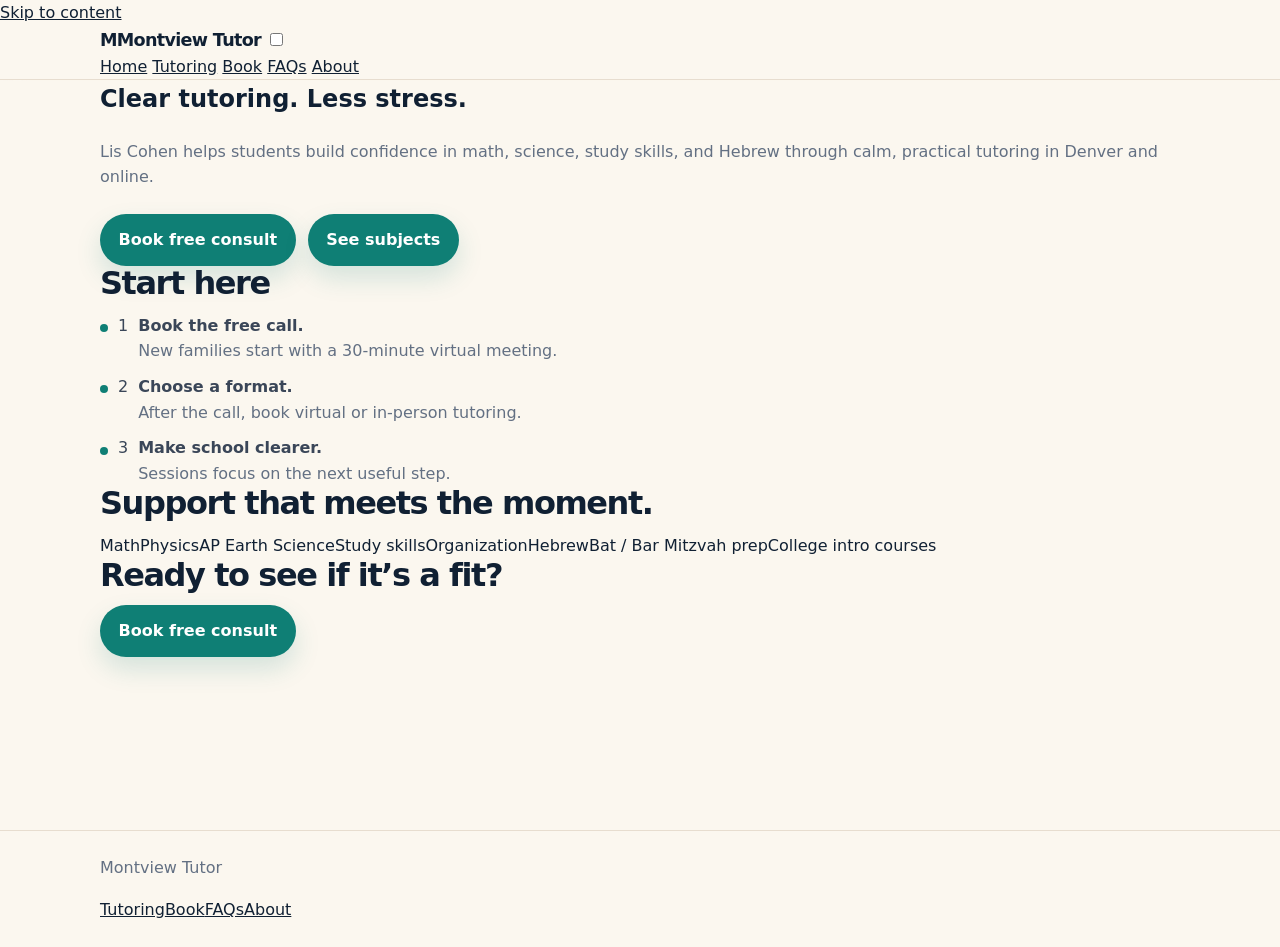
<file: index(5).html>
<!doctype html>
<html lang="en">
<head>
  <meta charset="utf-8">
  <meta name="viewport" content="width=device-width, initial-scale=1">
  <meta name="description" content="Montview Tutor offers clear, calm tutoring for students in Denver and online.">
  <title>Montview Tutor | Home</title>
  <link rel="stylesheet" href="styles.css">
</head>
<body>
  <a class="skip-link" href="#main">Skip to content</a>

  <header class="site-header">
    <div class="container nav-wrap">
      <a class="brand" href="index.html" aria-label="Montview Tutor home"><span class="brand-mark">M</span><span>Montview Tutor</span></a>
      <input class="nav-toggle" type="checkbox" id="nav-toggle" aria-label="Open navigation">
      <label class="nav-button" for="nav-toggle"><span></span></label>
      <nav class="nav-menu" aria-label="Main navigation">
        <a href="index.html" aria-current="page">Home</a>
        <a href="tutoring.html">Tutoring</a>
        <a href="schedule.html">Book</a>
        <a href="faq.html">FAQs</a>
        <a href="about.html">About</a>
      </nav>
    </div>
  </header>

  <main id="main">
    <section class="home-hero">
      <div class="container hero-layout">
        <div class="hero-copy">
          <h1>Clear tutoring. Less stress.</h1>
          <p>Lis Cohen helps students build confidence in math, science, study skills, and Hebrew through calm, practical tutoring in Denver and online.</p>
          <div class="button-row">
            <a class="button primary" href="schedule.html#consult">Book free consult</a>
            <a class="button ghost" href="tutoring.html">See subjects</a>
          </div>
        </div>

        <aside class="start-card" aria-labelledby="start-title">
          <h2 id="start-title">Start here</h2>
          <ol class="steps clean-list">
            <li><span>1</span><div><strong>Book the free call.</strong><p>New families start with a 30-minute virtual meeting.</p></div></li>
            <li><span>2</span><div><strong>Choose a format.</strong><p>After the call, book virtual or in-person tutoring.</p></div></li>
            <li><span>3</span><div><strong>Make school clearer.</strong><p>Sessions focus on the next useful step.</p></div></li>
          </ol>
        </aside>
      </div>
    </section>

    <section class="section compact">
      <div class="container split-simple">
        <h2>Support that meets the moment.</h2>
        <div class="subject-cloud" aria-label="Tutoring subjects">
          <span>Math</span><span>Physics</span><span>AP Earth Science</span><span>Study skills</span><span>Organization</span><span>Hebrew</span><span>Bat / Bar Mitzvah prep</span><span>College intro courses</span>
        </div>
      </div>
    </section>

    <section class="section compact bottom-cta">
      <div class="container cta-line">
        <h2>Ready to see if it’s a fit?</h2>
        <a class="button primary" href="schedule.html#consult">Book free consult</a>
      </div>
    </section>
  </main>

  <footer class="site-footer">
    <div class="container footer-wrap">
      <p>Montview Tutor</p>
      <nav aria-label="Footer navigation"><a href="tutoring.html">Tutoring</a><a href="schedule.html">Book</a><a href="faq.html">FAQs</a><a href="about.html">About</a></nav>
    </div>
  </footer>
</body>
</html>
</file>
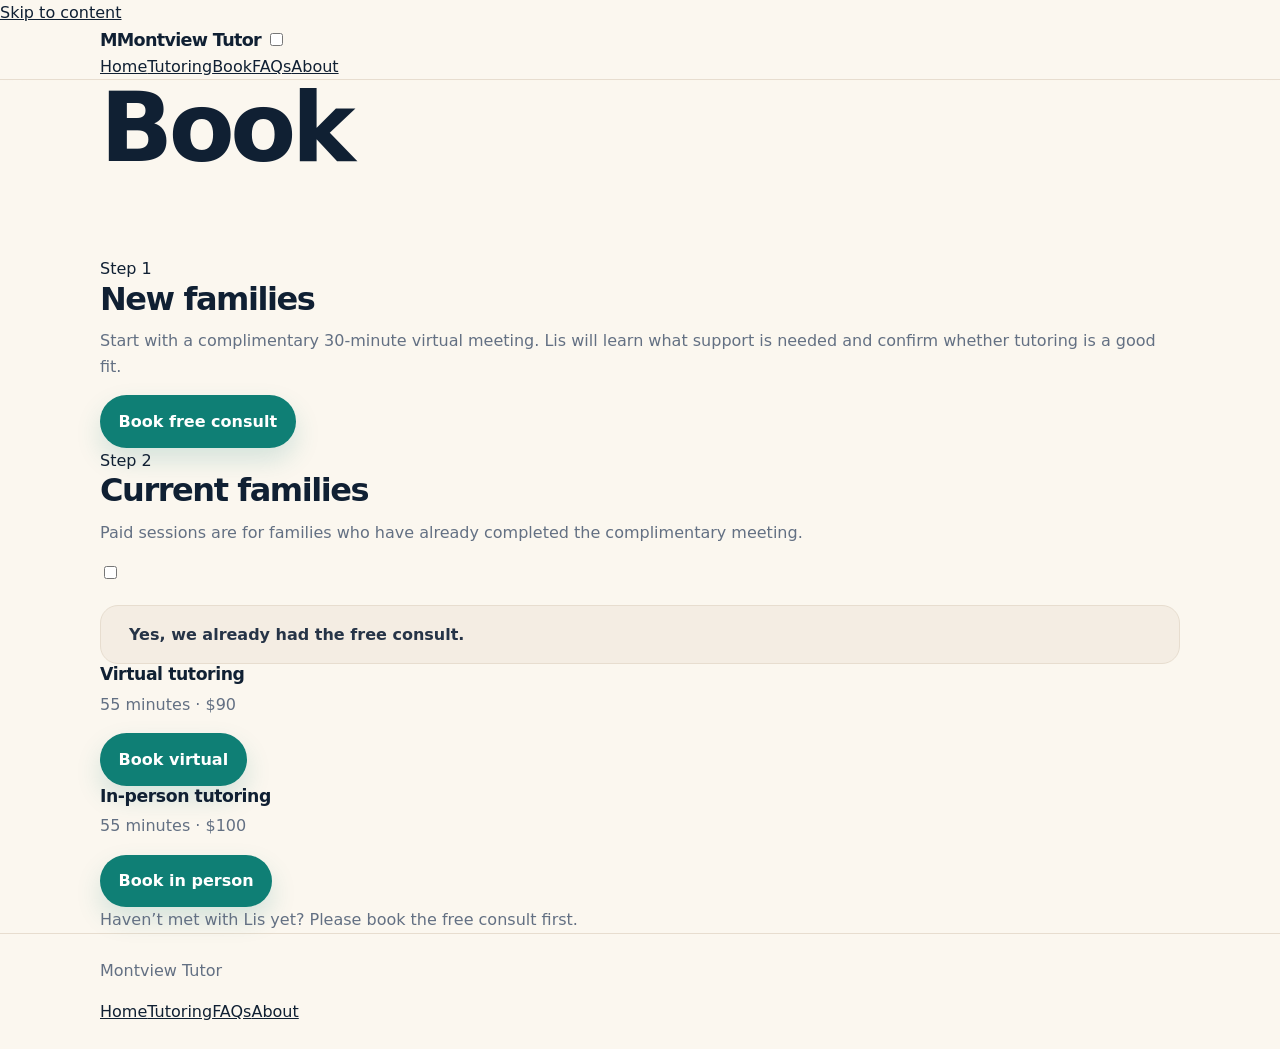
<file: schedule(1).html>
<!doctype html>
<html lang="en">
<head>
  <meta charset="utf-8">
  <meta name="viewport" content="width=device-width, initial-scale=1">
  <meta name="description" content="Book a free consult or tutoring session with Montview Tutor.">
  <title>Montview Tutor | Book</title>
  <link rel="stylesheet" href="styles.css">
</head>
<body>
  <a class="skip-link" href="#main">Skip to content</a>
  <header class="site-header">
    <div class="container nav-wrap">
      <a class="brand" href="index.html" aria-label="Montview Tutor home"><span class="brand-mark">M</span><span>Montview Tutor</span></a>
      <input class="nav-toggle" type="checkbox" id="nav-toggle" aria-label="Open navigation">
      <label class="nav-button" for="nav-toggle"><span></span></label>
      <nav class="nav-menu" aria-label="Main navigation">
        <a href="index.html">Home</a><a href="tutoring.html">Tutoring</a><a href="schedule.html" aria-current="page">Book</a><a href="faq.html">FAQs</a><a href="about.html">About</a>
      </nav>
    </div>
  </header>

  <main id="main" class="page-main">
    <section class="page-title"><div class="container"><h1>Book</h1></div></section>

    <section class="section first-section">
      <div class="container booking-layout">
        <article class="booking-card highlight" id="consult">
          <div class="step-label">Step 1</div>
          <h2>New families</h2>
          <p>Start with a complimentary 30-minute virtual meeting. Lis will learn what support is needed and confirm whether tutoring is a good fit.</p>
          <!-- Replace this URL with the real complimentary meeting link. -->
          <a class="button primary" href="https://calendly.com/YOUR-CALENDLY/complimentary-meeting" target="_blank" rel="noopener">Book free consult</a>
        </article>

        <article class="booking-card" id="sessions">
          <div class="step-label">Step 2</div>
          <h2>Current families</h2>
          <p>Paid sessions are for families who have already completed the complimentary meeting.</p>
          <input class="confirm-input" type="checkbox" id="consult-confirm">
          <label class="confirm-box" for="consult-confirm"><span class="fake-check" aria-hidden="true"></span><span>Yes, we already had the free consult.</span></label>
          <div class="session-options" aria-label="Paid tutoring options">
            <div class="session-card"><h3>Virtual tutoring</h3><p>55 minutes · $90</p><!-- Replace this URL with the real virtual tutoring link. --><a class="button small-button" href="https://calendly.com/YOUR-CALENDLY/virtual-tutoring" target="_blank" rel="noopener">Book virtual</a></div>
            <div class="session-card"><h3>In-person tutoring</h3><p>55 minutes · $100</p><!-- Replace this URL with the real in-person tutoring link. --><a class="button small-button" href="https://calendly.com/YOUR-CALENDLY/in-person-tutoring" target="_blank" rel="noopener">Book in person</a></div>
          </div>
          <p class="fine-print">Haven’t met with Lis yet? Please book the free consult first.</p>
        </article>
      </div>
    </section>
  </main>

  <footer class="site-footer"><div class="container footer-wrap"><p>Montview Tutor</p><nav aria-label="Footer navigation"><a href="index.html">Home</a><a href="tutoring.html">Tutoring</a><a href="faq.html">FAQs</a><a href="about.html">About</a></nav></div></footer>
</body>
</html>
</file>
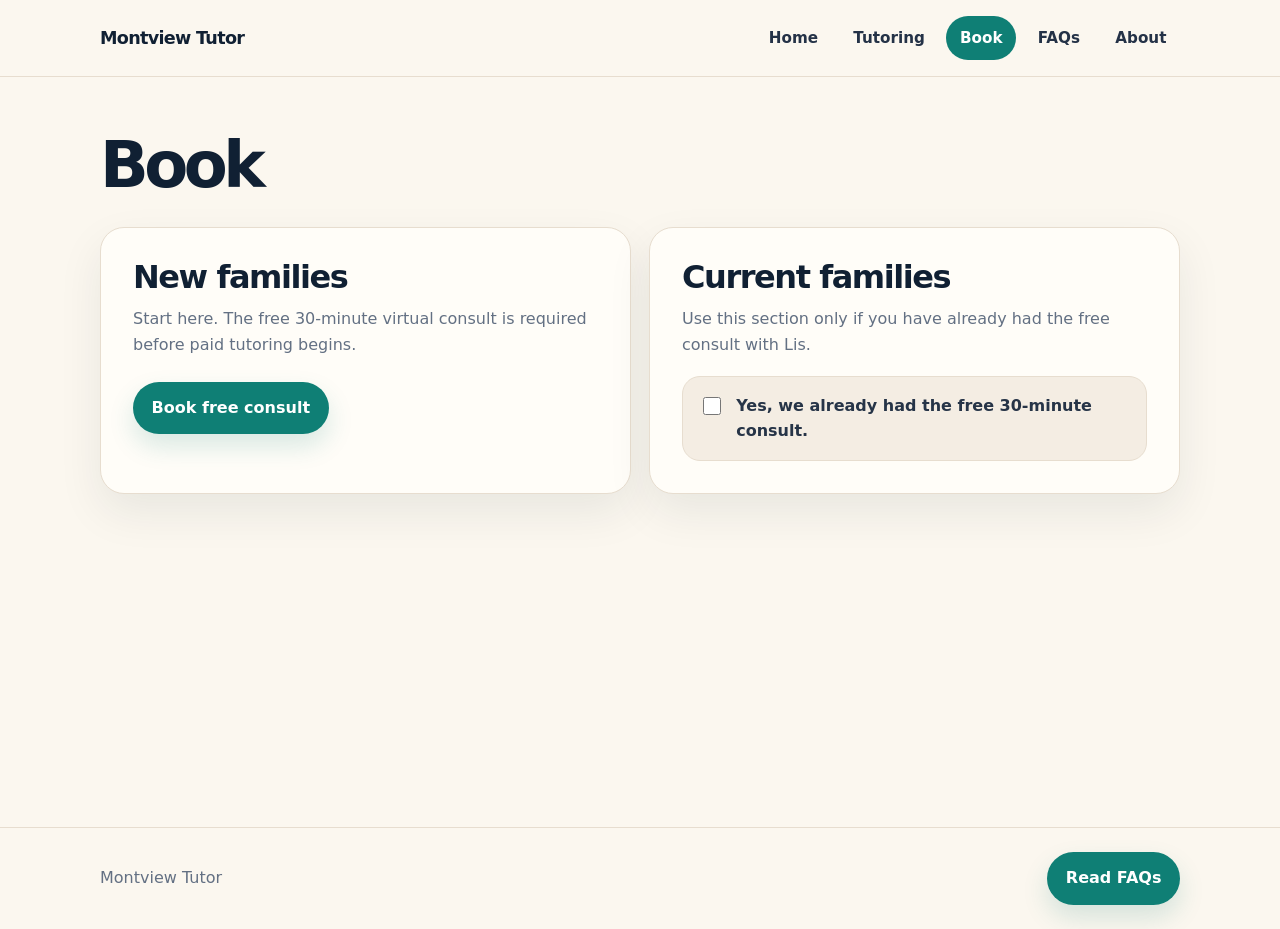
<file: schedule.html>
<!DOCTYPE html>
<html lang="en">
<head>
  <meta charset="UTF-8" />
  <meta name="viewport" content="width=device-width, initial-scale=1.0" />

  <title>Book | Montview Tutor</title>
  <meta name="description" content="Book a free consult or current-family tutoring session with Montview Tutor." />

  <link rel="stylesheet" href="styles.css?v=10" />
</head>
<body>
  <header class="site-header">
    <div class="container header-bar">
      <a class="brand" href="/tutor/">Montview Tutor</a>

      <nav class="nav" aria-label="Main navigation">
        <a href="/tutor/">Home</a>
        <a href="tutoring.html">Tutoring</a>
        <a class="nav-button active" href="schedule.html" aria-current="page">Book</a>
        <a href="faq.html">FAQs</a>
        <a href="about.html">About</a>
      </nav>
    </div>
  </header>

  <main class="page">
    <div class="container">
      <h1 class="page-title">Book</h1>

      <section class="booking-grid">
        <article class="card booking-card">
          <h2>New families</h2>

          <p>
            Start here. The free 30-minute virtual consult is required before paid tutoring begins.
          </p>

          <div class="button-row">
            <a
              class="button"
              href="https://calendly.com/YOUR-CALENDLY/free-consult"
              target="_blank"
              rel="noopener"
            >
              Book free consult
            </a>
          </div>
        </article>

        <article class="card booking-card">
          <h2>Current families</h2>

          <p>
            Use this section only if you have already had the free consult with Lis.
          </p>

          <label class="confirm-box" for="consult-confirm">
            <input type="checkbox" id="consult-confirm" />
            <span>Yes, we already had the free 30-minute consult.</span>
          </label>

          <div id="paid-options" class="paid-options" hidden>
            <div class="booking-option">
              <h3>Virtual tutoring</h3>
              <p>55-minute online session.</p>

              <a
                class="button"
                href="https://calendly.com/YOUR-CALENDLY/virtual-tutoring"
                target="_blank"
                rel="noopener"
              >
                Book virtual
              </a>
            </div>

            <div class="booking-option">
              <h3>In-person tutoring</h3>
              <p>55-minute session with Lis.</p>

              <a
                class="button dark"
                href="https://calendly.com/YOUR-CALENDLY/in-person-tutoring"
                target="_blank"
                rel="noopener"
              >
                Book in person
              </a>
            </div>
          </div>
        </article>
      </section>
    </div>
  </main>

  <footer class="site-footer">
    <div class="container footer-bar">
      <span>Montview Tutor</span>
      <a class="button" href="faq.html">Read FAQs</a>
    </div>
  </footer>

  <script>
    const consultConfirm = document.getElementById("consult-confirm");
    const paidOptions = document.getElementById("paid-options");

    consultConfirm.addEventListener("change", function () {
      paidOptions.hidden = !consultConfirm.checked;
    });
  </script>
</body>
</html>
</file>
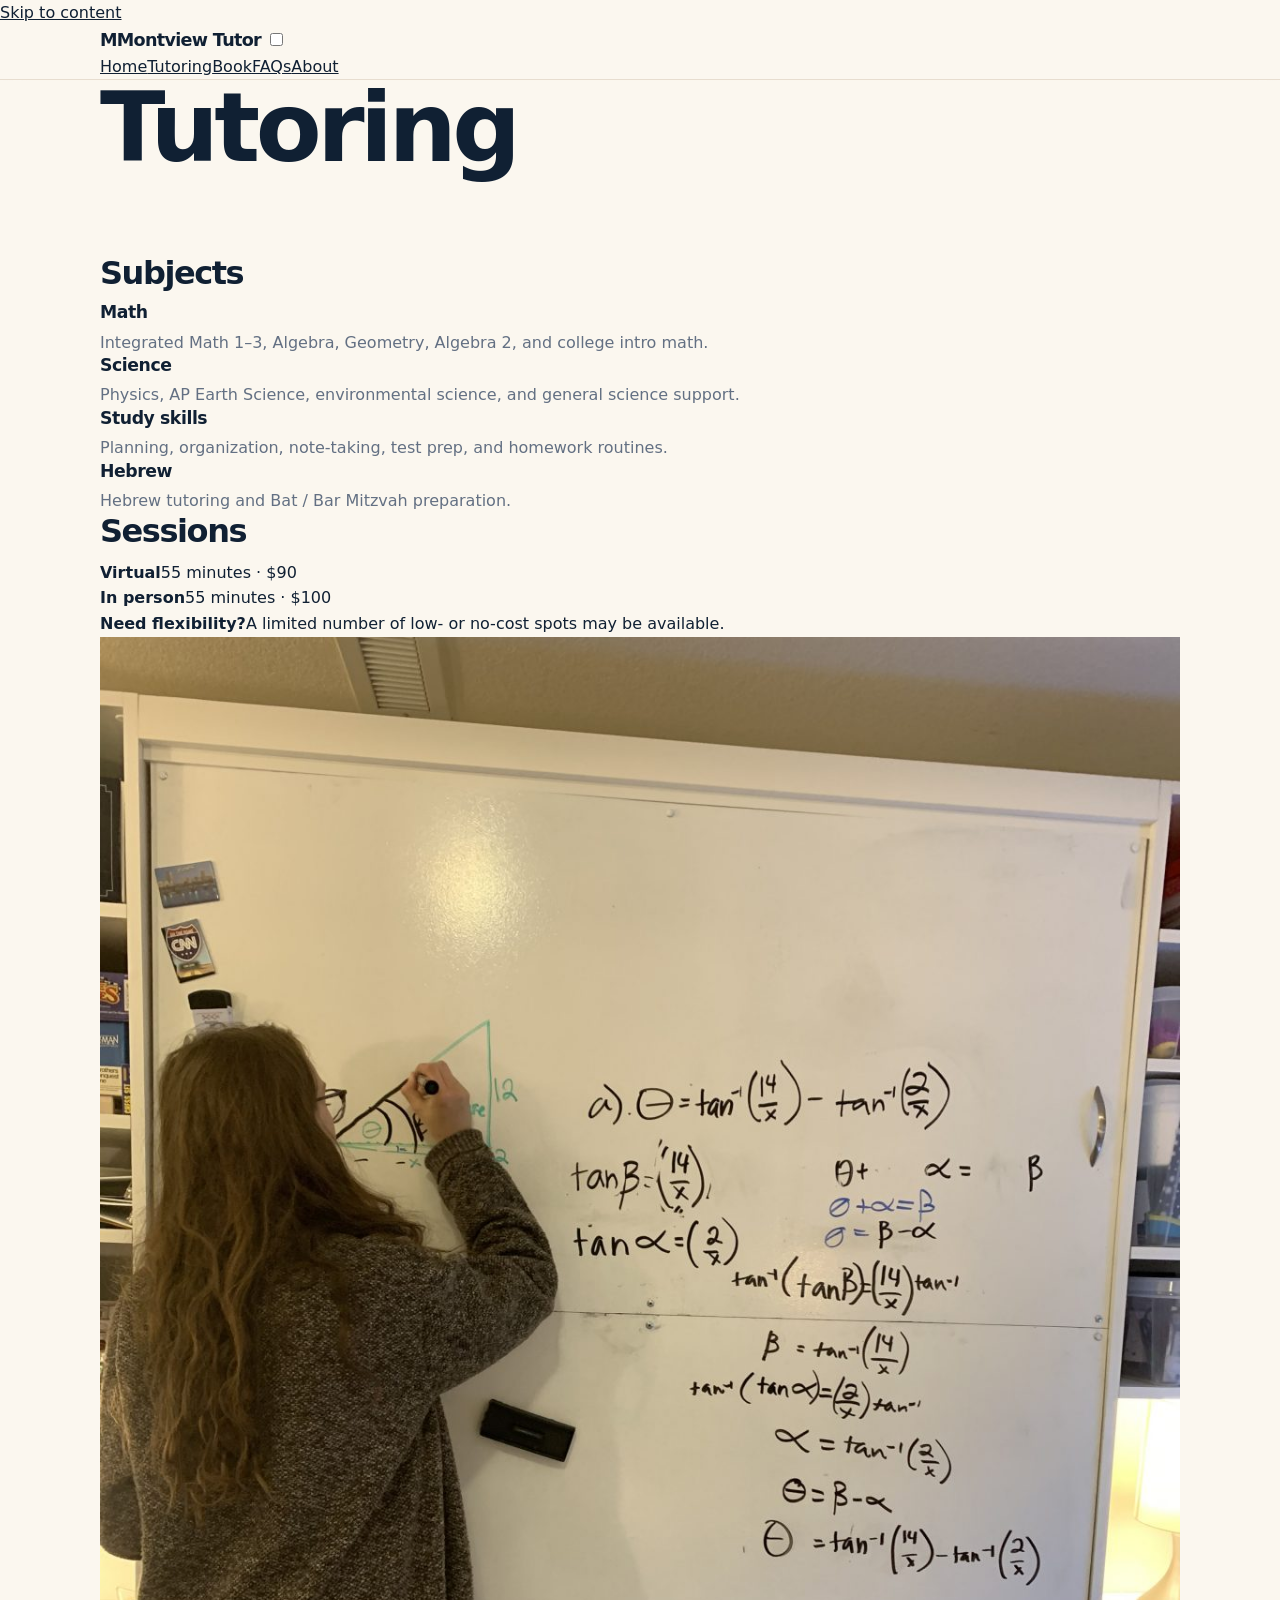
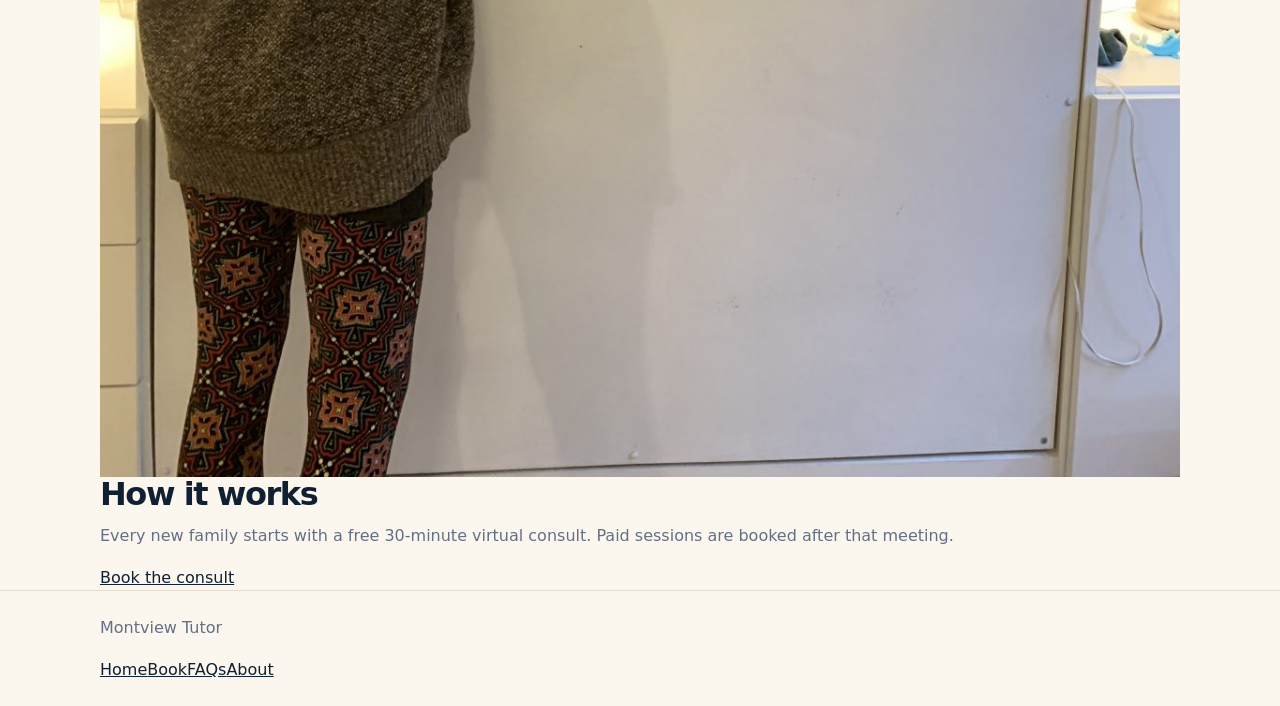
<file: tutoring(1).html>
<!doctype html>
<html lang="en">
<head>
  <meta charset="utf-8">
  <meta name="viewport" content="width=device-width, initial-scale=1">
  <meta name="description" content="Tutoring subjects and session options at Montview Tutor.">
  <title>Montview Tutor | Tutoring</title>
  <link rel="stylesheet" href="styles.css">
</head>
<body>
  <a class="skip-link" href="#main">Skip to content</a>
  <header class="site-header">
    <div class="container nav-wrap">
      <a class="brand" href="index.html" aria-label="Montview Tutor home"><span class="brand-mark">M</span><span>Montview Tutor</span></a>
      <input class="nav-toggle" type="checkbox" id="nav-toggle" aria-label="Open navigation">
      <label class="nav-button" for="nav-toggle"><span></span></label>
      <nav class="nav-menu" aria-label="Main navigation">
        <a href="index.html">Home</a><a href="tutoring.html" aria-current="page">Tutoring</a><a href="schedule.html">Book</a><a href="faq.html">FAQs</a><a href="about.html">About</a>
      </nav>
    </div>
  </header>

  <main id="main" class="page-main">
    <section class="page-title"><div class="container"><h1>Tutoring</h1></div></section>

    <section class="section first-section">
      <div class="container content-layout">
        <div class="content-main">
          <h2>Subjects</h2>
          <div class="tile-grid two">
            <article class="tile"><h3>Math</h3><p>Integrated Math 1–3, Algebra, Geometry, Algebra 2, and college intro math.</p></article>
            <article class="tile"><h3>Science</h3><p>Physics, AP Earth Science, environmental science, and general science support.</p></article>
            <article class="tile"><h3>Study skills</h3><p>Planning, organization, note-taking, test prep, and homework routines.</p></article>
            <article class="tile"><h3>Hebrew</h3><p>Hebrew tutoring and Bat / Bar Mitzvah preparation.</p></article>
          </div>

          <h2>Sessions</h2>
          <div class="rate-list">
            <div><strong>Virtual</strong><span>55 minutes · $90</span></div>
            <div><strong>In person</strong><span>55 minutes · $100</span></div>
            <div><strong>Need flexibility?</strong><span>A limited number of low- or no-cost spots may be available.</span></div>
          </div>
        </div>

        <aside class="quiet-panel">
          <img class="panel-image" src="tutor.jpg" alt="A student working through a math problem at a whiteboard">
          <h2>How it works</h2>
          <p>Every new family starts with a free 30-minute virtual consult. Paid sessions are booked after that meeting.</p>
          <a class="text-link" href="schedule.html#consult">Book the consult</a>
        </aside>
      </div>
    </section>
  </main>

  <footer class="site-footer"><div class="container footer-wrap"><p>Montview Tutor</p><nav aria-label="Footer navigation"><a href="index.html">Home</a><a href="schedule.html">Book</a><a href="faq.html">FAQs</a><a href="about.html">About</a></nav></div></footer>
</body>
</html>
</file>
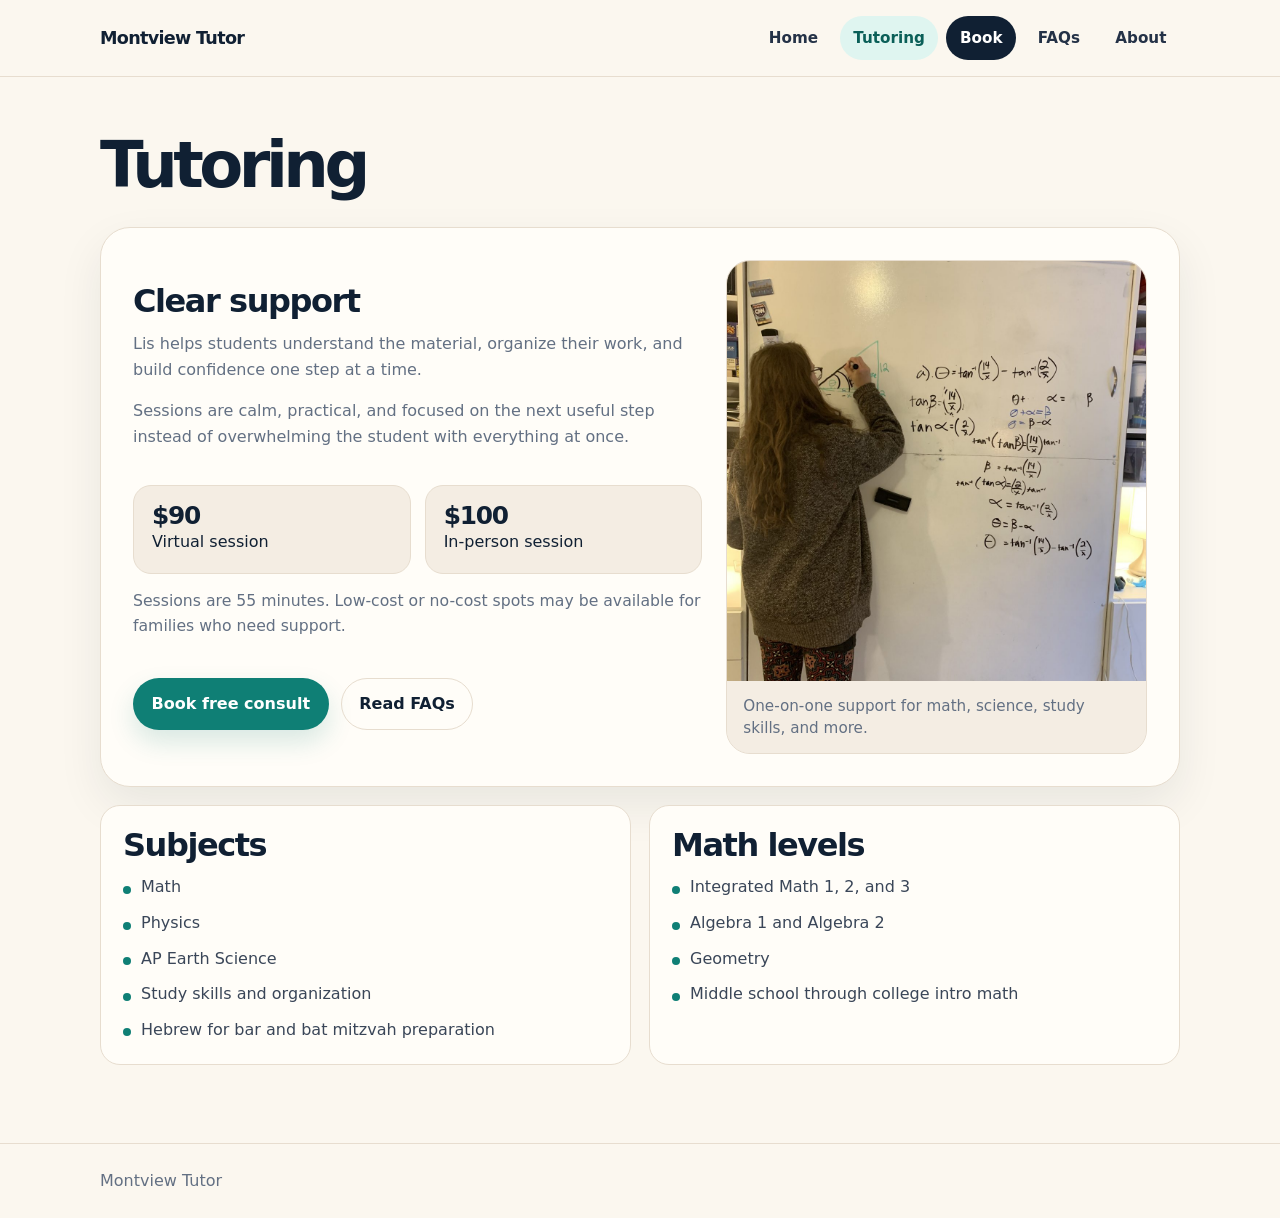
<file: tutoring.html>
<!DOCTYPE html>
<html lang="en">
<head>
  <meta charset="UTF-8" />
  <meta name="viewport" content="width=device-width, initial-scale=1.0" />

  <title>Tutoring | Montview Tutor</title>
  <meta name="description" content="Tutoring subjects, session format, and pricing for Montview Tutor." />

  <link rel="stylesheet" href="styles.css?v=13" />
</head>

<body>
  <header class="site-header">
    <div class="container header-bar">
      <a class="brand" href="/tutor/">Montview Tutor</a>

      <nav class="nav" aria-label="Main navigation">
        <a href="/tutor/">Home</a>
        <a class="active" href="tutoring.html" aria-current="page">Tutoring</a>
        <a class="nav-button" href="schedule.html">Book</a>
        <a href="faq.html">FAQs</a>
        <a href="about.html">About</a>
      </nav>
    </div>
  </header>

  <main class="page">
    <div class="container">
      <h1 class="page-title">Tutoring</h1>

      <section class="tutoring-hero-card">
        <div class="tutoring-copy">
          <h2>Clear support</h2>

          <p>
            Lis helps students understand the material, organize their work, and build confidence one step at a time.
          </p>

          <p>
            Sessions are calm, practical, and focused on the next useful step instead of overwhelming the student with everything at once.
          </p>

          <div class="price-grid tutoring-prices">
            <div class="price">
              <strong>$90</strong>
              <span>Virtual session</span>
            </div>

            <div class="price">
              <strong>$100</strong>
              <span>In-person session</span>
            </div>
          </div>

          <p class="small-note">
            Sessions are 55 minutes. Low-cost or no-cost spots may be available for families who need support.
          </p>

          <div class="button-row">
            <a class="button" href="schedule.html">Book free consult</a>
            <a class="button secondary" href="faq.html">Read FAQs</a>
          </div>
        </div>

        <figure class="tutoring-image-card">
          <img src="tutor.jpg" alt="Student working through math on a whiteboard" />
          <figcaption>One-on-one support for math, science, study skills, and more.</figcaption>
        </figure>
      </section>

      <section class="grid two tutoring-lists">
        <article class="simple-card">
          <h2>Subjects</h2>

          <ul class="clean-list">
            <li>Math</li>
            <li>Physics</li>
            <li>AP Earth Science</li>
            <li>Study skills and organization</li>
            <li>Hebrew for bar and bat mitzvah preparation</li>
          </ul>
        </article>

        <article class="simple-card">
          <h2>Math levels</h2>

          <ul class="clean-list">
            <li>Integrated Math 1, 2, and 3</li>
            <li>Algebra 1 and Algebra 2</li>
            <li>Geometry</li>
            <li>Middle school through college intro math</li>
          </ul>
        </article>
      </section>
    </div>
  </main>

  <footer class="site-footer">
    <div class="container footer-bar">
      <span>Montview Tutor</span>
    </div>
  </footer>
</body>
</html>
</file>
<file: styles.css>
:root {
  --bg: #fbf7ef;
  --card: #fffdf8;
  --ink: #102033;
  --muted: #637083;
  --line: #e7ddcf;
  --teal: #0f7f75;
  --teal-dark: #0a5f58;
  --mint: #dff5f0;
  --cream: #f4ede3;
  --white: #ffffff;
  --shadow: 0 18px 45px rgba(16, 32, 51, 0.08);
  --radius: 24px;
}

* {
  box-sizing: border-box;
}

html {
  scroll-behavior: smooth;
}

body {
  margin: 0;
  background: var(--bg);
  color: var(--ink);
  font-family: Inter, ui-sans-serif, system-ui, -apple-system, BlinkMacSystemFont, "Segoe UI", Arial, sans-serif;
  font-size: 16px;
  line-height: 1.6;
}

img {
  max-width: 100%;
  display: block;
}

a {
  color: inherit;
}

.container {
  width: min(1080px, calc(100% - 40px));
  margin: 0 auto;
}

/* HEADER */

.site-header {
  position: sticky;
  top: 0;
  z-index: 100;
  background: rgba(251, 247, 239, 0.96);
  border-bottom: 1px solid var(--line);
  backdrop-filter: blur(12px);
}

.header-bar {
  min-height: 76px;
  display: flex;
  align-items: center;
  justify-content: space-between;
  gap: 24px;
}

.brand {
  color: var(--ink);
  text-decoration: none;
  font-size: 1.1rem;
  font-weight: 900;
  letter-spacing: -0.04em;
  white-space: nowrap;
}

.nav {
  display: flex;
  align-items: center;
  gap: 8px;
  flex-wrap: wrap;
}

.nav a {
  color: #243247;
  text-decoration: none;
  font-size: 0.95rem;
  font-weight: 800;
  padding: 0.6rem 0.85rem;
  border-radius: 999px;
}

.nav a:hover,
.nav a.active {
  background: var(--mint);
  color: var(--teal-dark);
}

.nav a.nav-button {
  background: var(--ink);
  color: white;
}

.nav a.nav-button:hover,
.nav a.nav-button.active {
  background: var(--teal);
  color: white;
}

/* GLOBAL */

main {
  min-height: calc(100vh - 150px);
}

.page {
  padding: 56px 0 78px;
}

.page-title {
  margin: 0 0 30px;
  font-size: clamp(2.4rem, 6vw, 4rem);
  line-height: 1;
  letter-spacing: -0.07em;
}

h1,
h2,
h3,
p {
  margin-top: 0;
}

h2 {
  margin-bottom: 0.7rem;
  font-size: clamp(1.45rem, 3vw, 2rem);
  line-height: 1.1;
  letter-spacing: -0.045em;
}

h3 {
  margin-bottom: 0.35rem;
  font-size: 1.08rem;
  line-height: 1.25;
  letter-spacing: -0.025em;
}

p {
  color: var(--muted);
}

p:last-child {
  margin-bottom: 0;
}

.button-row {
  display: flex;
  align-items: center;
  gap: 12px;
  flex-wrap: wrap;
  margin-top: 24px;
}

.button {
  display: inline-flex;
  align-items: center;
  justify-content: center;
  min-height: 46px;
  padding: 0.78rem 1.1rem;
  border-radius: 999px;
  border: 1px solid transparent;
  background: var(--teal);
  color: white;
  text-decoration: none;
  font-weight: 900;
  box-shadow: 0 12px 26px rgba(15, 127, 117, 0.16);
}

.button:hover {
  background: var(--teal-dark);
}

.button.secondary {
  background: transparent;
  color: var(--ink);
  border-color: var(--line);
  box-shadow: none;
}

.button.secondary:hover {
  background: var(--white);
}

.button.dark {
  background: var(--ink);
}

.button.dark:hover {
  background: #26364d;
}

.card {
  background: var(--card);
  border: 1px solid var(--line);
  border-radius: var(--radius);
  padding: clamp(1.35rem, 3vw, 2rem);
  box-shadow: var(--shadow);
}

.simple-card {
  background: var(--card);
  border: 1px solid var(--line);
  border-radius: 20px;
  padding: 22px;
}

.grid {
  display: grid;
  gap: 18px;
}

.grid.two {
  grid-template-columns: repeat(2, minmax(0, 1fr));
}

.grid.three {
  grid-template-columns: repeat(3, minmax(0, 1fr));
}

/* HOME */

.home {
  padding: 66px 0 76px;
}

.hero {
  background:
    radial-gradient(circle at 90% 10%, rgba(15, 127, 117, 0.13), transparent 28%),
    linear-gradient(135deg, #fffdf8, #f7efe3);
  border: 1px solid var(--line);
  border-radius: 34px;
  padding: clamp(2rem, 6vw, 4.25rem);
  box-shadow: var(--shadow);
}

.hero h1 {
  max-width: 780px;
  margin-bottom: 22px;
  font-size: clamp(2.8rem, 8vw, 5rem);
  line-height: 0.96;
  letter-spacing: -0.08em;
}

.hero p {
  max-width: 700px;
  font-size: clamp(1.05rem, 2vw, 1.2rem);
}

.tags {
  display: flex;
  gap: 10px;
  flex-wrap: wrap;
  margin-top: 26px;
}

.tag {
  display: inline-flex;
  align-items: center;
  min-height: 36px;
  padding: 0.4rem 0.75rem;
  border-radius: 999px;
  border: 1px solid var(--line);
  background: rgba(255, 255, 255, 0.7);
  color: #334155;
  font-size: 0.93rem;
  font-weight: 800;
}

.steps {
  margin-top: 22px;
}

.step-number {
  width: 34px;
  height: 34px;
  margin-bottom: 12px;
  border-radius: 50%;
  background: var(--mint);
  color: var(--teal-dark);
  display: inline-flex;
  align-items: center;
  justify-content: center;
  font-weight: 900;
}

/* TUTORING */

.split {
  display: grid;
  grid-template-columns: 1.08fr 0.92fr;
  gap: 30px;
  align-items: center;
}

.photo-card {
  overflow: hidden;
  border: 1px solid var(--line);
  border-radius: 28px;
  background: var(--card);
  box-shadow: var(--shadow);
}

.photo-card img {
  width: 100%;
  aspect-ratio: 4 / 3;
  object-fit: cover;
}

.price-grid {
  display: grid;
  grid-template-columns: repeat(2, minmax(0, 1fr));
  gap: 14px;
  margin: 22px 0 14px;
}

.price {
  background: var(--cream);
  border: 1px solid var(--line);
  border-radius: 18px;
  padding: 18px;
}

.price strong {
  display: block;
  color: var(--ink);
  font-size: 1.55rem;
  line-height: 1;
  letter-spacing: -0.05em;
}

.clean-list {
  list-style: none;
  padding: 0;
  margin: 0;
  display: grid;
  gap: 10px;
}

.clean-list li {
  display: flex;
  gap: 10px;
  color: #3a4658;
}

.clean-list li::before {
  content: "";
  width: 8px;
  height: 8px;
  margin-top: 0.72rem;
  flex: 0 0 auto;
  border-radius: 50%;
  background: var(--teal);
}

/* BOOK */

.booking-grid {
  display: grid;
  grid-template-columns: repeat(2, minmax(0, 1fr));
  gap: 18px;
  align-items: start;
}

.booking-card {
  min-height: 100%;
}

.confirm-box {
  display: flex;
  align-items: flex-start;
  gap: 12px;
  margin-top: 18px;
  padding: 16px;
  border: 1px solid var(--line);
  border-radius: 18px;
  background: var(--cream);
  color: #263447;
  font-weight: 850;
  cursor: pointer;
}

.confirm-box input {
  width: 20px;
  height: 20px;
  margin-top: 3px;
  accent-color: var(--teal);
}

.paid-options {
  display: grid;
  gap: 12px;
  margin-top: 16px;
}

.booking-option {
  padding: 18px;
  border: 1px solid var(--line);
  border-radius: 18px;
  background: white;
}

.booking-option .button {
  margin-top: 12px;
}

[hidden] {
  display: none !important;
}

/* FAQ */

.faq-list {
  display: grid;
  gap: 12px;
  max-width: 880px;
}

details {
  overflow: hidden;
  background: var(--card);
  border: 1px solid var(--line);
  border-radius: 18px;
}

summary {
  cursor: pointer;
  list-style: none;
  padding: 18px 20px;
  color: var(--ink);
  font-weight: 900;
}

summary::-webkit-details-marker {
  display: none;
}

summary::before {
  content: "+";
  margin-right: 10px;
  color: var(--teal);
  font-weight: 900;
}

details[open] summary::before {
  content: "–";
}

details p {
  margin: 0;
  padding: 0 20px 20px 44px;
}

.cta {
  max-width: 880px;
  margin-top: 24px;
  padding: 24px;
  border-radius: 24px;
  background: var(--ink);
  color: white;
  display: flex;
  justify-content: space-between;
  align-items: center;
  gap: 18px;
}

.cta h2 {
  margin-bottom: 4px;
}

.cta p {
  color: rgba(255, 255, 255, 0.75);
}

/* ABOUT */

.about-grid {
  display: grid;
  grid-template-columns: 1.1fr 0.9fr;
  gap: 30px;
  align-items: start;
}

.portrait {
  overflow: hidden;
  border: 1px solid var(--line);
  border-radius: 28px;
  background: var(--card);
  box-shadow: var(--shadow);
}

.portrait img {
  width: 100%;
  aspect-ratio: 4 / 5;
  object-fit: cover;
  object-position: center;
}

/* FOOTER */

.site-footer {
  border-top: 1px solid var(--line);
  padding: 24px 0;
}

.footer-bar {
  display: flex;
  justify-content: space-between;
  align-items: center;
  gap: 16px;
  flex-wrap: wrap;
}

.footer-bar span {
  color: var(--muted);
}

/* MOBILE */

@media (max-width: 780px) {
  .header-bar {
    align-items: flex-start;
    flex-direction: column;
    gap: 12px;
    padding: 16px 0;
  }

  .nav {
    width: 100%;
  }

  .nav a {
    padding: 0.55rem 0.7rem;
  }

  .page {
    padding: 40px 0 64px;
  }

  .page-title {
    font-size: clamp(2.35rem, 13vw, 3.5rem);
  }

  .hero {
    border-radius: 26px;
  }

  .hero h1 {
    font-size: clamp(2.8rem, 14vw, 4rem);
  }

  .grid.two,
  .grid.three,
  .split,
  .booking-grid,
  .about-grid,
  .price-grid {
    grid-template-columns: 1fr;
  }

  .cta {
    align-items: flex-start;
    flex-direction: column;
  }
}


/* Better tutoring page layout */

.tutoring-hero-card {
  display: grid;
  grid-template-columns: minmax(0, 1.15fr) minmax(280px, 0.85fr);
  gap: 24px;
  align-items: stretch;
  background: var(--card);
  border: 1px solid var(--line);
  border-radius: 30px;
  padding: clamp(1.4rem, 3vw, 2rem);
  box-shadow: var(--shadow);
}

.tutoring-copy {
  display: flex;
  flex-direction: column;
  justify-content: center;
}

.tutoring-copy h2 {
  margin-bottom: 0.75rem;
}

.tutoring-prices {
  margin: 20px 0 14px;
}

.small-note {
  font-size: 0.98rem;
}

.tutoring-image-card {
  margin: 0;
  background: var(--cream);
  border: 1px solid var(--line);
  border-radius: 24px;
  overflow: hidden;
  align-self: stretch;
  display: flex;
  flex-direction: column;
}

.tutoring-image-card img {
  width: 100%;
  height: 100%;
  min-height: 330px;
  max-height: 420px;
  object-fit: cover;
  object-position: center;
}

.tutoring-image-card figcaption {
  padding: 14px 16px;
  color: var(--muted);
  font-size: 0.95rem;
  line-height: 1.45;
  background: var(--cream);
}

.tutoring-lists {
  margin-top: 18px;
}

@media (max-width: 780px) {
  .tutoring-hero-card {
    grid-template-columns: 1fr;
  }

  .tutoring-image-card img {
    min-height: 260px;
    max-height: 340px;
  }
}

/* Homepage Lis highlight section */

.lis-highlight {
  display: grid;
  grid-template-columns: 190px minmax(0, 1fr);
  gap: 0;
  align-items: stretch;
  margin-top: 22px;
  background: var(--card);
  border: 1px solid var(--line);
  border-radius: 28px;
  overflow: hidden;
  box-shadow: var(--shadow);
}

.lis-highlight-photo {
  background: var(--cream);
}

.lis-highlight-photo img {
  width: 100%;
  height: 100%;
  min-height: 245px;
  object-fit: cover;
  object-position: center;
}

.lis-highlight-copy {
  padding: clamp(1.4rem, 4vw, 2.5rem);
  display: flex;
  flex-direction: column;
  justify-content: center;
}

.lis-highlight-copy h2 {
  max-width: 720px;
  margin-bottom: 0.8rem;
}

.lis-highlight-copy p {
  max-width: 760px;
}

@media (max-width: 700px) {
  .lis-highlight {
    grid-template-columns: 1fr;
  }

  .lis-highlight-photo img {
    max-height: 280px;
  }
}

/* Logo inside homepage hero */

.hero.hero-with-logo {
  display: grid;
  grid-template-columns: minmax(0, 1fr) 300px;
  align-items: center;
  gap: clamp(2rem, 6vw, 5rem);
}

.hero-copy {
  min-width: 0;
}

.hero-logo-wrap {
  justify-self: end;
  width: 300px;
  max-width: 100%;
  aspect-ratio: 1 / 1;
  display: flex;
  align-items: center;
  justify-content: center;
}

.hero-logo-wrap img {
  width: 100%;
  height: 100%;
  object-fit: contain;
}

@media (max-width: 780px) {
  .hero.hero-with-logo {
    grid-template-columns: 1fr;
  }

  .hero-logo-wrap {
    justify-self: start;
    width: 220px;
    margin-top: 10px;
  }
}
</file>
